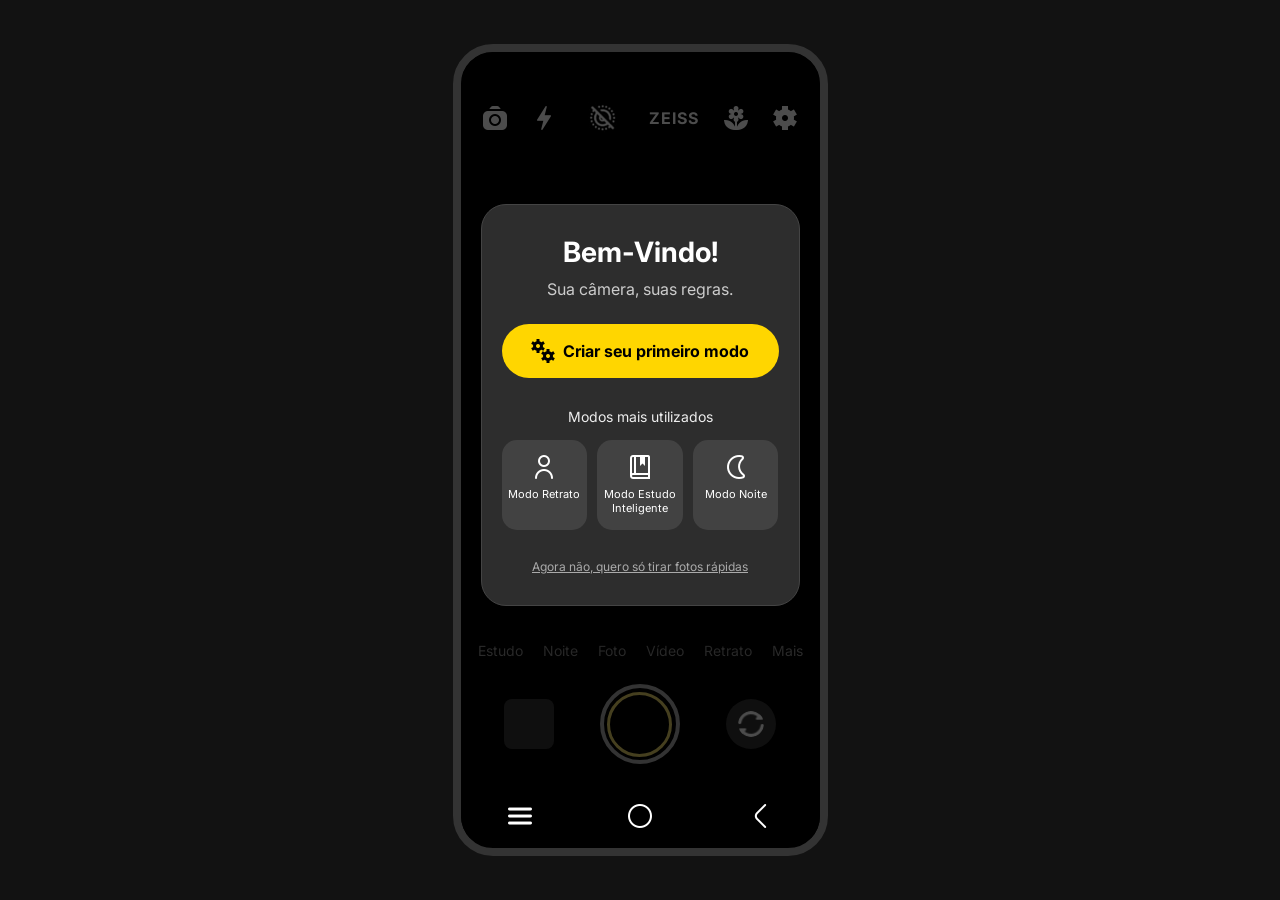
<file: pageInicio/index.html>
<!DOCTYPE html>
<html lang="pt-BR">
<head>
    <meta charset="UTF-8">
    <meta name="viewport" content="width=device-width, initial-scale=1.0">
    <title>Interface de Câmera</title>
    <link rel="stylesheet" href="../pageInicio/style.css">
    <link href="https://fonts.googleapis.com/css2?family=Inter:wght@400;600;700&display=swap" rel="stylesheet">
</head>
<body>

    <div class="aplicativo-camera">
        
        <header class="barra-topo">
            <img src="../src/img/camera.png" alt="Câmera" class="icone">
            <img src="../src/img/trovao.png" alt="Flash" class="icone">
            <img src="../src/img/sla.png" alt="Otimização" class="icone">
            <div class="texto-zeiss">ZEISS</div>
            <img src="../src/img/margarida-alternativa.png" alt="Macro" class="icone">
            <img src="../src/img/definicoes.png" alt="Configurações" class="icone">
        </header>

        <main class="camada-sobreposta">
            <div class="cartao-boas-vindas">
                <h1>Bem-Vindo!</h1>
                <p class="subtitulo">Sua câmera, suas regras.</p>

                <a href="../src/pageConfigModo/index.html" style="text-decoration: none;">
                    <button class="botao-principal">
                        <img src="../src/img/engrenagens.png" alt="Modo Personalizado" class="icone-engrenagem"> 
                        Criar seu primeiro modo
                    </button>
                </a>

                <p class="legenda-modos">Modos mais utilizados</p>

                <div class="grade-modos">
                    <div class="item-modo">
                        <a href="../src/pageModoRetratoAtt/index.html" style="text-decoration: none;">
                            <img src="../src/img/do-utilizador.png" alt="Modo Retrato" class="icone-imagem">
                            <span>Modo Retrato</span>
                        </a>
                    </div>
                    <div class="item-modo">
                        <a href="../src/pageModoEstudoAtt/index.html" style="text-decoration: none;">
                            <img src="../src/img/marcador-de-livro.png" alt="Modo Estudo" class="icone-imagem"> 
                            <span>Modo Estudo Inteligente</span>
                        </a>
                    </div>
                    <div class="item-modo">
                        <a href="../src/pageModoNoiteAtt/index.html" style="text-decoration: none;">
                            <img src="../src/img/lua.png" alt="Modo Noite" class="icone-imagem">
                            <span>Modo Noite</span>
                        </a>
                    </div>
                </div>

                <a href="../src/pageFotoMateria/index.html" class="link-pular">Agora não, quero só tirar fotos rápidas</a>
            </div>
        </main>

        <footer class="area-inferior">
            <nav class="seletor-modos">
                <span>Estudo</span>
                <span>Noite</span>
                <span>Foto</span>
                <span>Vídeo</span>
                <span>Retrato</span>
                <span>Mais</span>
            </nav>

            <div class="linha-disparo">
                <div class="previa-galeria"></div>
                <div class="botao-disparador">
                    <div class="circulo-interno"></div>
                </div>
                <img src="../src/img/atualizar.png" alt="Inverter Câmera" class="alternar-camera">
            </div>

            <div class="navegacao-sistema">
                <img src="../src/img/menu-hamburguer.png" alt="Abas" class="icone-nav">
                <img src="../src/img/circulo.png" alt="Início" class="icone-nav">
                <img src="../src/img/angulo-esquerdo.png" alt="Home" class="icone-nav">
            </div>
        </footer>

    </div>

</body>
</html>
</file>
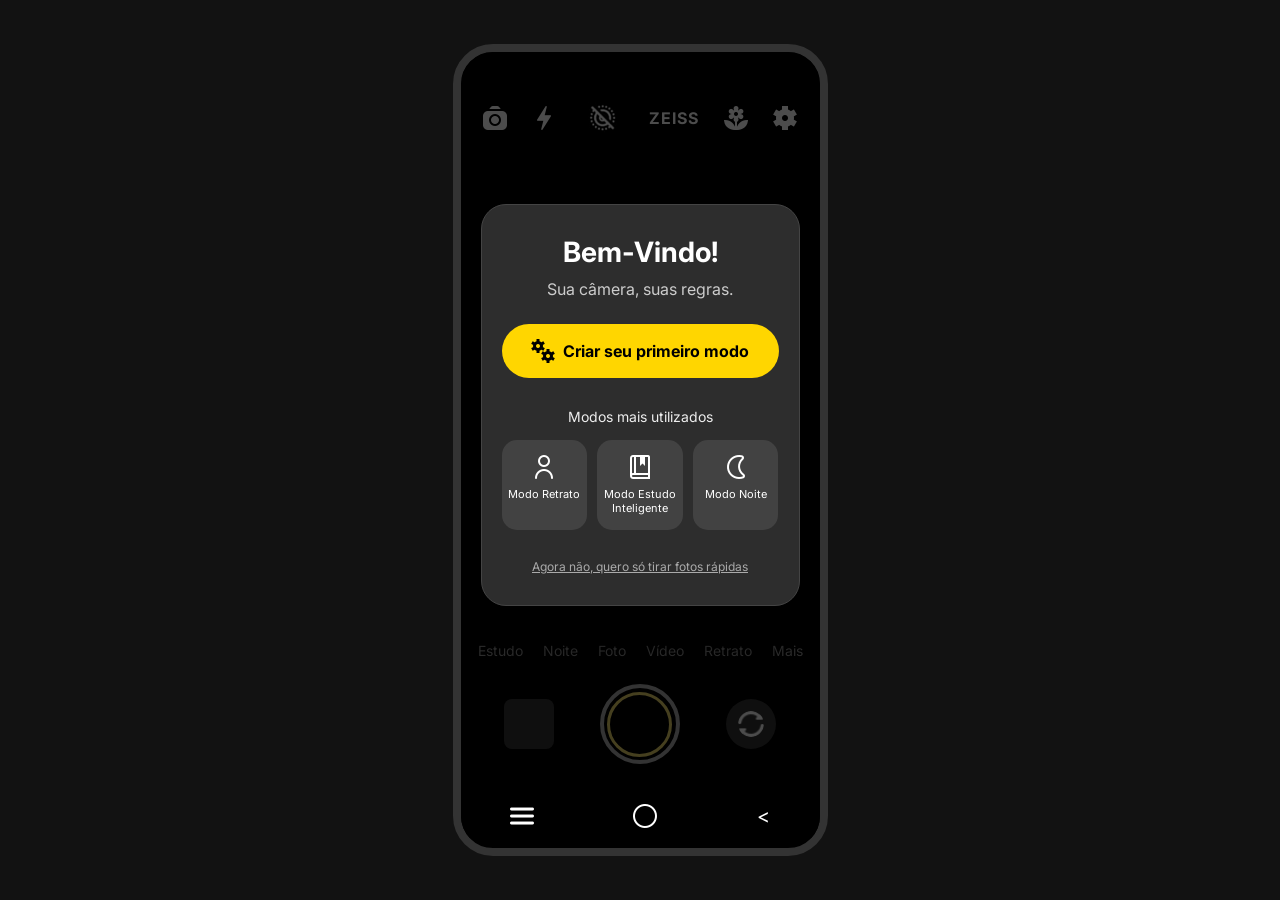
<file: src/page01/index.html>
<!DOCTYPE html>
<html lang="pt-br">
<head>
    <meta charset="UTF-8">
    <meta name="viewport" content="width=device-width, initial-scale=1.0">
    <title>Interface de Câmera</title>
    <link rel="stylesheet" href="../page01/style.css">
    <link href="https://fonts.googleapis.com/css2?family=Inter:wght@400;600;700&display=swap" rel="stylesheet">
</head>
<body>

    <div class="aplicativo-camera">
        
        <header class="barra-topo">
            <img src="../img/camera.png" alt="Câmera" class="icone">
            <img src="../img/trovao.png" alt="Flash" class="icone">
            <img src="../img/sla.png" alt="Otimização" class="icone">
            <div class="texto-zeiss">ZEISS</div>
            <img src="../img/margarida-alternativa.png" alt="Macro" class="icone">
            <img src="../img/definicoes.png" alt="Configurações" class="icone">
        </header>

        <main class="camada-sobreposta">
            <div class="cartao-boas-vindas">
                <h1>Bem-Vindo!</h1>
                <p class="subtitulo">Sua câmera, suas regras.</p>

                <button class="botao-principal">
                    <img src="../img/engrenagens.png" alt="Modo Personalizado" class="icone-engrenagem"> 
                    Criar seu primeiro modo
                </button>

                <p class="legenda-modos">Modos mais utilizados</p>

                <div class="grade-modos">
                    <div class="item-modo">
                        <img src="../img/do-utilizador.png" alt="Modo Retrato" class="icone-imagem">
                        <span>Modo Retrato</span>
                    </div>
                    <div class="item-modo">
                        <img src="../img/marcador-de-livro.png" alt="Modo Estudo" class="icone-imagem">
                        <span>Modo Estudo Inteligente</span>
                    </div>
                    <div class="item-modo">
                        <img src="../img/lua.png" alt="Modo Noite" class="icone-imagem">
                        <span>Modo Noite</span>
                    </div>
                </div>

                <a href="#" class="link-pular">Agora não, quero só tirar fotos rápidas</a>
            </div>
        </main>

        <footer class="area-inferior">
            <nav class="seletor-modos">
                <span>Estudo</span>
                <span>Noite</span>
                <span>Foto</span>
                <span>Vídeo</span>
                <span>Retrato</span>
                <span>Mais</span>
            </nav>

            <div class="linha-disparo">
                <div class="previa-galeria"></div>
                <div class="botao-disparador">
                    <div class="circulo-interno"></div>
                </div>
                <img src="../img/atualizar.png" alt="Inverter Câmera" class="alternar-camera">
            </div>

            <div class="navegacao-sistema">
                <img src="../img/menu-hamburguer.png" alt="Abas" class="icone-nav">
                <img src="../img/circulo.png" alt="Início" class="icone-nav">
                <div class="icone-nav"> < </div>
            </div>
        </footer>

    </div>

</body>
</html>
</file>
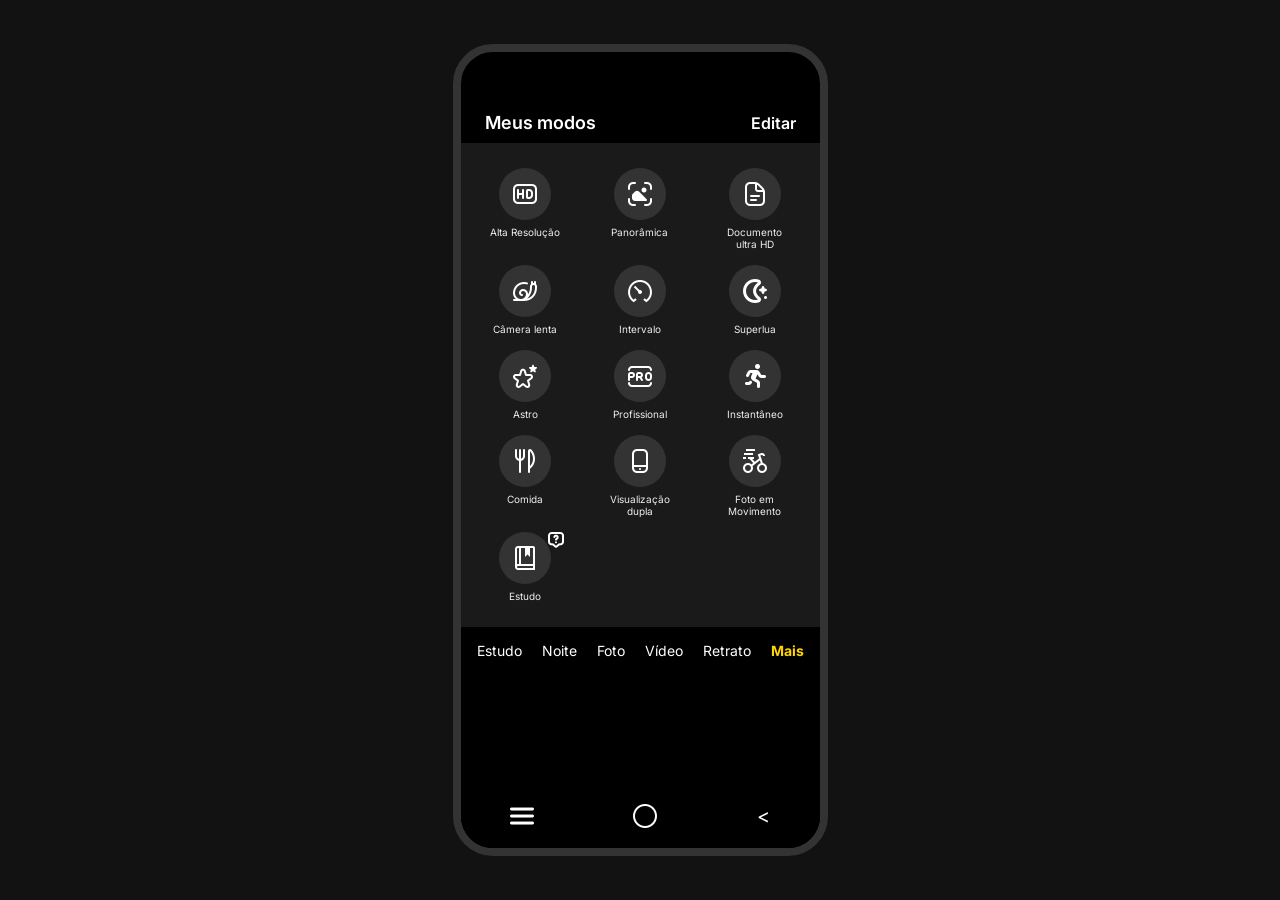
<file: src/page02/index.html>
<!DOCTYPE html>
<html lang="pt-BR">
<head>
    <meta charset="UTF-8">
    <meta name="viewport" content="width=device-width, initial-scale=1.0">
    <title>Meus Modos - Câmera</title>
    <link rel="stylesheet" href="style.css">
    <link href="https://fonts.googleapis.com/css2?family=Inter:wght@400;600;700&display=swap" rel="stylesheet">
</head>
<body>

<div class="aplicativo-camera">

    <header class="barra-superior">
        <h2>Meus modos</h2>
        <span class="botao-editar">Editar</span>
    </header>

    <main class="area-principal">
        <div class="grade-modos">
            
            <div class="item-modo">
                <div class="icone-modo">
                    <img src="../img/alta-definicao.png" alt="Modo Alta Definição" class="icone-imagem">
                </div>
                <span class="nome-modo">Alta Resolução</span>
            </div>

            <div class="item-modo">
                <div class="icone-modo">
                    <img src="../img/modo-paisagem.png" alt="Modo Panorâmica" class="icone-imagem">
                </div>
                <span class="nome-modo">Panorâmica</span>
            </div>

            <div class="item-modo">
                <div class="icone-modo">
                    <img src="../img/documento.png" alt="Modo Documento" class="icone-imagem">
                </div>
                <span class="nome-modo">Documento ultra HD</span>
            </div>

            <div class="item-modo">
                <div class="icone-modo">
                    <img src="../img/lesma.png" alt="Modo Câmera Lenta" class="icone-imagem">
                </div>
                <span class="nome-modo">Câmera lenta</span>
            </div>

            <div class="item-modo">
                <div class="icone-modo">
                    <img src="../img/tacometro-lento.png" alt="Modo Intervalo" class="icone-imagem">
                </div>
                <span class="nome-modo">Intervalo</span>
            </div>

            <div class="item-modo">
                <div class="icone-modo">
                    <img src="../img/estrelas-da-lua.png" alt="Modo Super Lua" class="icone-imagem">
                </div>
                <span class="nome-modo">Superlua</span>
            </div>

            <div class="item-modo">
                <div class="icone-modo">
                    <img src="../img/estrelas.png" alt="Modo Astro" class="icone-imagem">
                </div>
                <span class="nome-modo">Astro</span>
            </div>

            <div class="item-modo">
                <div class="icone-modo">
                    <img src="../img/retangulo-profissional.png" alt="Modo Profissional" class="icone-imagem">
                </div>
                <span class="nome-modo">Profissional</span>
            </div>

            <div class="item-modo">
                <div class="icone-modo">
                    <img src="../img/corrida.png" alt="Modo Instantâneo" class="icone-imagem">
                </div>
                <span class="nome-modo">Instantâneo</span>
            </div>

            <div class="item-modo">
                <div class="icone-modo">
                    <img src="../img/utensilios.png" alt="Modo Comida class=" class="icone-imagem">
                </div>
                <span class="nome-modo">Comida</span>
            </div>

            <div class="item-modo">
                <div class="icone-modo">
                    <img src="../img/smartphone.png" alt="Modo Visualização Dupla" class="icone-imagem">
                </div>
                <span class="nome-modo">Visualização dupla</span>
            </div>

            <div class="item-modo">
                <div class="icone-modo">
                    <img src="../img/bicicleta-em-movimento.png" alt="Modo Foto em movimento" class="icone-imagem">
                </div>
                <span class="nome-modo">Foto em Movimento</span>
            </div>

            <div class="item-modo">
                <div class="icone-modo">
                    <img src="../img/marcador-de-livro.png" alt="Modo Estudo" class="icone-imagem">
                </div>
                <img src="../img/pergunta-da-mensagem.png" alt="Saiba Mais" class="saiba-mais">
                <span class="nome-modo">Estudo</span>
            </div>
        </div>
    </main>

    <footer class="rodape">
        <nav class="abas-inferiores">
            <span class="aba">Estudo</span>
            <span class="aba">Noite</span>
            <span class="aba">Foto</span>
            <span class="aba">Vídeo</span>
            <span class="aba">Retrato</span>
            <span class="aba ativa">Mais</span>
        </nav>

        <div class="navegacao-sistema">
            <img src="../img/menu-hamburguer.png" alt="Abas" class="icone-sistema">
            <img src="../img/circulo.png" alt="Início" class="icone-sistema">
            <div class="icone-sistema"> < </div>
        </div>
    </footer>

</div>

</body>
</html>
</file>
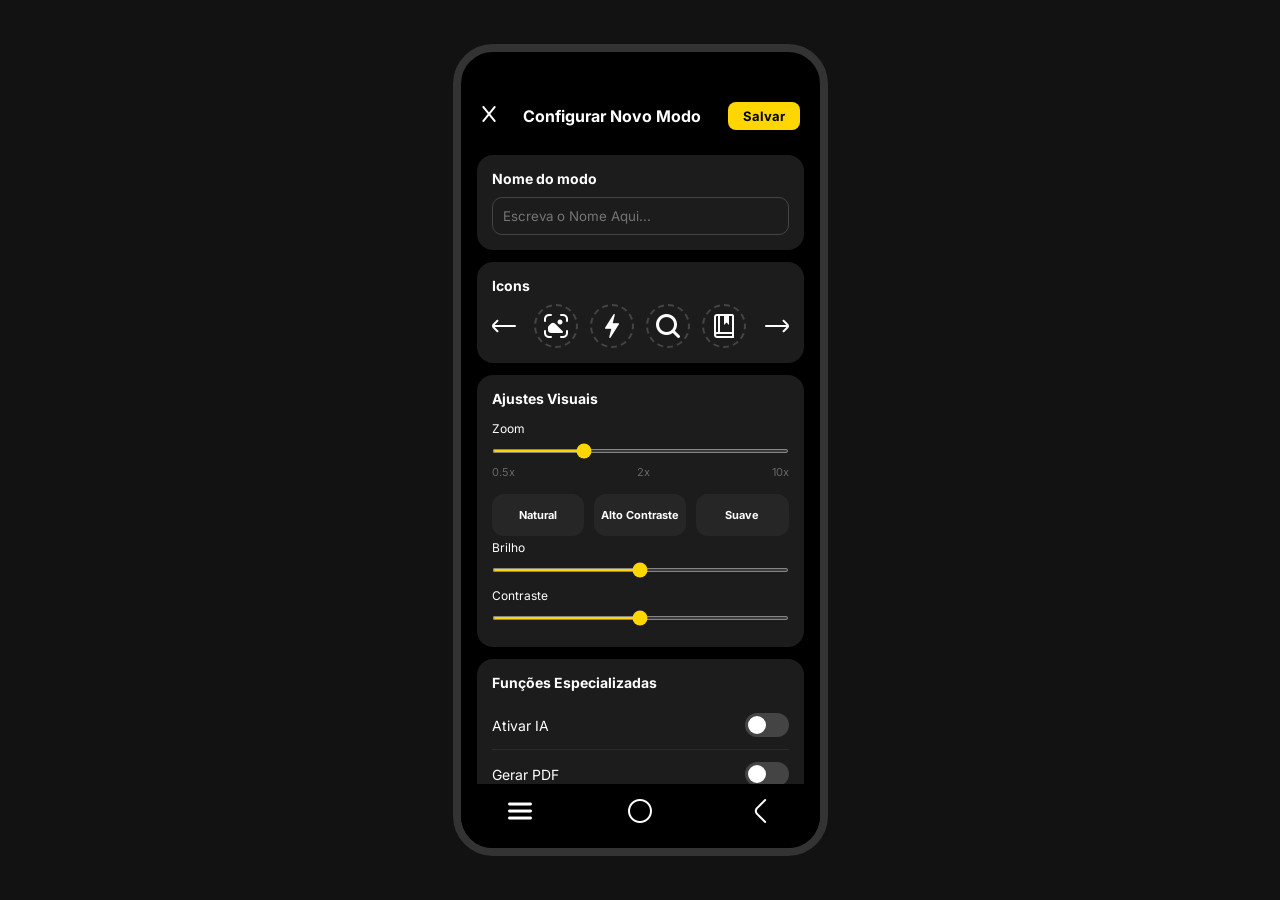
<file: src/pageConfigModo/index.html>
<!DOCTYPE html>
<html lang="pt-BR">
<head>
  <meta charset="UTF-8">
  <meta name="viewport" content="width=device-width, initial-scale=1.0">
  <title>Configurar Novo Modo - Câmera</title>
  <link rel="stylesheet" href="../pageConfigModo/style.css">
  <link href="https://fonts.googleapis.com/css2?family=Inter:wght@400;600;700&display=swap" rel="stylesheet">
</head>
<body>

<div class="aplicativo-camera">

  <header class="barra-topo-config">
    <a href="../pageMeusModos/index.html" style="text-decoration: none;">
      <img class="btn-fechar" alt="Botão sair" src="../img/x Branco.png">
    </a>
    <h2>Configurar Novo Modo</h2>
    <button class="btn-salvar">Salvar</button>
  </header>

  <main class="conteudo-scroll">
    
    <div class="cartao">
      <label class="campo-label">Nome do modo</label>
      <input class="campo-input" id="campoNome" type="text" placeholder="Escreva o Nome Aqui...">
    </div>

    <div class="cartao">
      <p class="campo-label">Icons</p>
      <div class="icones-wrapper">
        <img src="../img/seta-para-a-esquerda.png" alt="Seta para a Esquerda" class="seta-nav">
        <div class="icones-lista">
          
          <label class="icone-opcao">
            <input type="radio" name="selecao-icone" class="icone-input" value="../img/modo-paisagem.png">
            <div class="icone-circulo">
               <img src="../img/modo-paisagem.png" alt="Icon">
            </div>
          </label>

          <label class="icone-opcao">
            <input type="radio" name="selecao-icone" class="icone-input" value="../img/trovao.png">
            <div class="icone-circulo">
               <img src="../img/trovao.png" alt="Icon">
            </div>
          </label>

          <label class="icone-opcao">
            <input type="radio" name="selecao-icone" class="icone-input" value="../img/procurar.png">
            <div class="icone-circulo">
               <img src="../img/procurar.png" alt="Icon">
            </div>
          </label>

          <label class="icone-opcao">
            <input type="radio" name="selecao-icone" class="icone-input" value="../img/marcador-de-livro.png">
            <div class="icone-circulo">
               <img src="../img/marcador-de-livro.png" alt="Icon">
            </div>
          </label>

        </div>
        <img src="../img/seta-para-a-direita.png" alt="Seta para a Direita" class="seta-nav">
      </div>
    </div>

    <div class="cartao">
      <p class="secao-titulo">Ajustes Visuais</p>
      <div class="slider-grupo">
        <label class="slider-label">Zoom</label>
        <input type="range" class="slider" min="0" max="100" value="30">
        <div class="slider-marcas">
          <span>0.5x</span><span>2x</span><span>10x</span>
        </div>
      </div>

      <div class="filtros-grade">
        <label class="filtro-opcao">
          <input type="radio" name="filtro-visual" class="filtro-input">
          <div class="filtro-item">Natural</div>
        </label>

        <label class="filtro-opcao">
          <input type="radio" name="filtro-visual" class="filtro-input">
          <div class="filtro-item">Alto Contraste</div>
        </label>

        <label class="filtro-opcao">
          <input type="radio" name="filtro-visual" class="filtro-input">
          <div class="filtro-item">Suave</div>
        </label>
      </div>

      <div class="slider-duplo">
        <div class="slider-grupo-inline">
          <label class="slider-label">Brilho</label>
          <input type="range" class="slider">
        </div>
        <div class="slider-grupo-inline">
          <label class="slider-label">Contraste</label>
          <input type="range" class="slider">
        </div>
      </div>
    </div>

    <div class="cartao">
      <p class="secao-titulo">Funções Especializadas</p>
      
      <div class="funcao-item">
        <span class="funcao-texto">Ativar IA</span>
        <label class="toggle"><input type="checkbox"><span class="toggle-slider"></span></label>
      </div>

      <div class="funcao-item">
        <span class="funcao-texto">Gerar PDF</span>
        <label class="toggle"><input type="checkbox"><span class="toggle-slider"></span></label>
      </div>

      <div class="funcao-item">
        <span class="funcao-texto">Resumir com IA</span>
        <label class="toggle"><input type="checkbox"><span class="toggle-slider"></span></label>
      </div>

      <div class="funcao-item">
        <span class="funcao-texto">Organizar em pastas</span>
        <label class="toggle"><input type="checkbox"><span class="toggle-slider"></span></label>
      </div>
    </div>

    <div class="container-btn-criar">
        <button class="btn-criar" id="btnCriar">Criar Modo</button>
    </div>

  </main>

  <footer class="navegacao-sistema">
    <img src="../img/menu-hamburguer.png" alt="Menu" class="icone-nav">
    <img src="../img/circulo.png" alt="Home" class="icone-nav">
    <img src="../img/angulo-esquerdo.png" alt="Home" class="icone-nav">
  </footer>

</div>
</body>
</html>
</file>
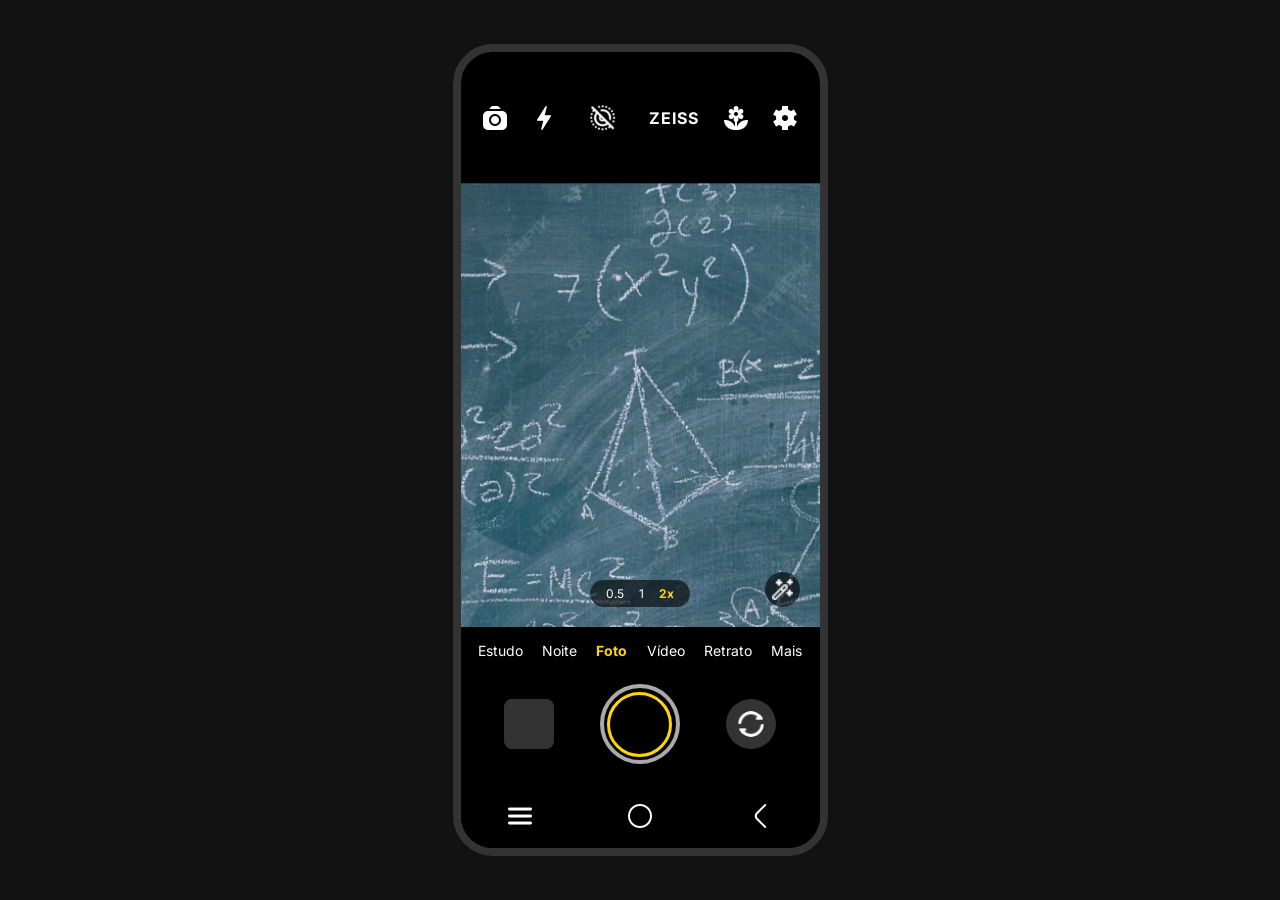
<file: src/pageFotoMateria/index.html>
<!DOCTYPE html>
<html lang="pt-BR">
<head>
    <meta charset="UTF-8">
    <meta name="viewport" content="width=device-width, initial-scale=1.0">
    <title>Interface de Câmera - Modo Foto</title>
    <link rel="stylesheet" href="../pageFotoMateria/style.css">
    <link href="https://fonts.googleapis.com/css2?family=Inter:wght@400;600;700&display=swap" rel="stylesheet">
</head>
<body>

    <div class="aplicativo-camera">
        
        <header class="barra-topo">
            <img src="../img/camera.png" alt="Câmera" class="icone">
            <img src="../img/trovao.png" alt="Flash" class="icone">
            <img src="../img/sla.png" alt="Otimização" class="icone">
            <div class="texto-zeiss">ZEISS</div>
            <img src="../img/margarida-alternativa.png" alt="Macro" class="icone">
            <img src="../img/definicoes.png" alt="Configurações" class="icone">
        </header>

        <main class="visualizacao-camera">
            <img src="../img/Quadro-Matematica.png" alt="Preview" class="foto-preview">
            
            <div class="controles-zoom">
                <span>0.5</span>
                <span>1</span>
                <span class="zoom-ativo">2x</span>
            </div>
            
            <div class="botao-efeito">
                <img src="../img/varinha-magica.png" alt="varinha">
            </div>
        </main>

        <footer class="area-inferior">
            <nav class="seletor-modos">
                <span>Estudo</span>
                <span>Noite</span>
                <span class="ativo">Foto</span>
                <span>Vídeo</span>
                <span>Retrato</span>
                <span>Mais</span>
            </nav>

            <div class="linha-disparo">
                <div class="previa-galeria"></div>
                <div class="botao-disparador">
                    <div class="circulo-interno"></div>
                </div>
                <img src="../img/atualizar.png" alt="Inverter" class="alternar-camera">
            </div>

            <div class="navegacao-sistema">
                <img src="../img/menu-hamburguer.png" alt="Abas" class="icone-nav">
                <img src="../img/circulo.png" alt="Início" class="icone-nav">
                <img src="../img/angulo-esquerdo.png" alt="Home" class="icone-nav">
            </div>
        </footer>

    </div>

</body>
</html>
</file>
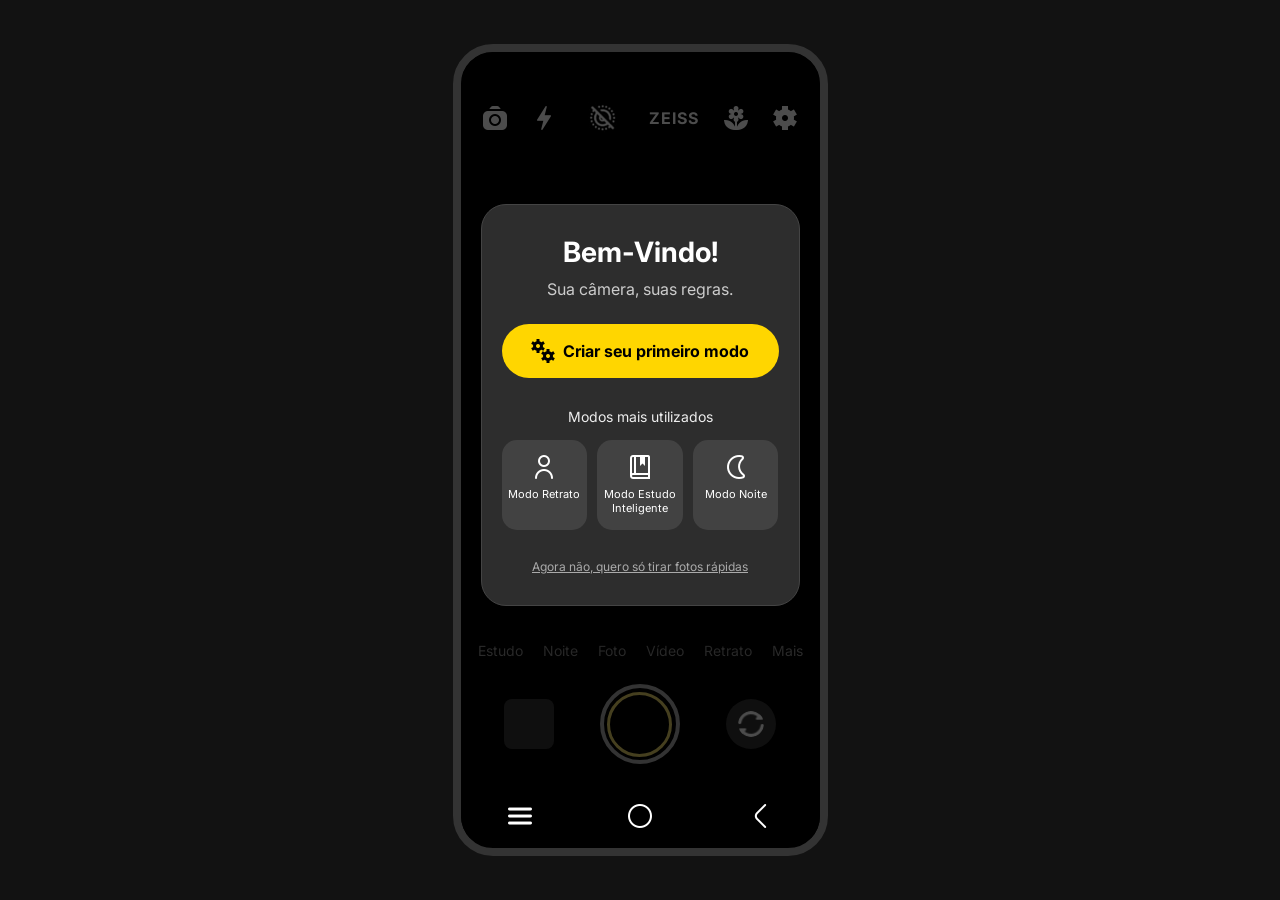
<file: src/pageInicio/index.html>
<!DOCTYPE html>
<html lang="pt-BR">
<head>
    <meta charset="UTF-8">
    <meta name="viewport" content="width=device-width, initial-scale=1.0">
    <title>Interface de Câmera</title>
    <link rel="stylesheet" href="../pageInicio/style.css">
    <link href="https://fonts.googleapis.com/css2?family=Inter:wght@400;600;700&display=swap" rel="stylesheet">
</head>
<body>

    <div class="aplicativo-camera">
        
        <header class="barra-topo">
            <img src="../img/camera.png" alt="Câmera" class="icone">
            <img src="../img/trovao.png" alt="Flash" class="icone">
            <img src="../img/sla.png" alt="Otimização" class="icone">
            <div class="texto-zeiss">ZEISS</div>
            <img src="../img/margarida-alternativa.png" alt="Macro" class="icone">
            <img src="../img/definicoes.png" alt="Configurações" class="icone">
        </header>

        <main class="camada-sobreposta">
            <div class="cartao-boas-vindas">
                <h1>Bem-Vindo!</h1>
                <p class="subtitulo">Sua câmera, suas regras.</p>

                <a href="../pageConfigModo/index.html" style="text-decoration: none;">
                    <button class="botao-principal">
                        <img src="../img/engrenagens.png" alt="Modo Personalizado" class="icone-engrenagem"> 
                        Criar seu primeiro modo
                    </button>
                </a>

                <p class="legenda-modos">Modos mais utilizados</p>

                <div class="grade-modos">
                    <div class="item-modo">
                        <a href="../pageModoRetratoAtt/index.html" style="text-decoration: none;">
                            <img src="../img/do-utilizador.png" alt="Modo Retrato" class="icone-imagem">
                            <span>Modo Retrato</span>
                        </a>
                    </div>
                    <div class="item-modo">
                        <a href="../pageModoEstudoAtt/index.html" style="text-decoration: none;">
                            <img src="../img/marcador-de-livro.png" alt="Modo Estudo" class="icone-imagem"> 
                            <span>Modo Estudo Inteligente</span>
                        </a>
                    </div>
                    <div class="item-modo">
                        <a href="../pageModoNoiteAtt/index.html" style="text-decoration: none;">
                            <img src="../img/lua.png" alt="Modo Noite" class="icone-imagem">
                            <span>Modo Noite</span>
                        </a>
                    </div>
                </div>

                <a href="../pageFotoMateria/index.html" class="link-pular">Agora não, quero só tirar fotos rápidas</a>
            </div>
        </main>

        <footer class="area-inferior">
            <nav class="seletor-modos">
                <span>Estudo</span>
                <span>Noite</span>
                <span>Foto</span>
                <span>Vídeo</span>
                <span>Retrato</span>
                <span>Mais</span>
            </nav>

            <div class="linha-disparo">
                <div class="previa-galeria"></div>
                <div class="botao-disparador">
                    <div class="circulo-interno"></div>
                </div>
                <img src="../img/atualizar.png" alt="Inverter Câmera" class="alternar-camera">
            </div>

            <div class="navegacao-sistema">
                <img src="../img/menu-hamburguer.png" alt="Abas" class="icone-nav">
                <img src="../img/circulo.png" alt="Início" class="icone-nav">
                <img src="../img/angulo-esquerdo.png" alt="Home" class="icone-nav">
            </div>
        </footer>

    </div>

</body>
</html>
</file>
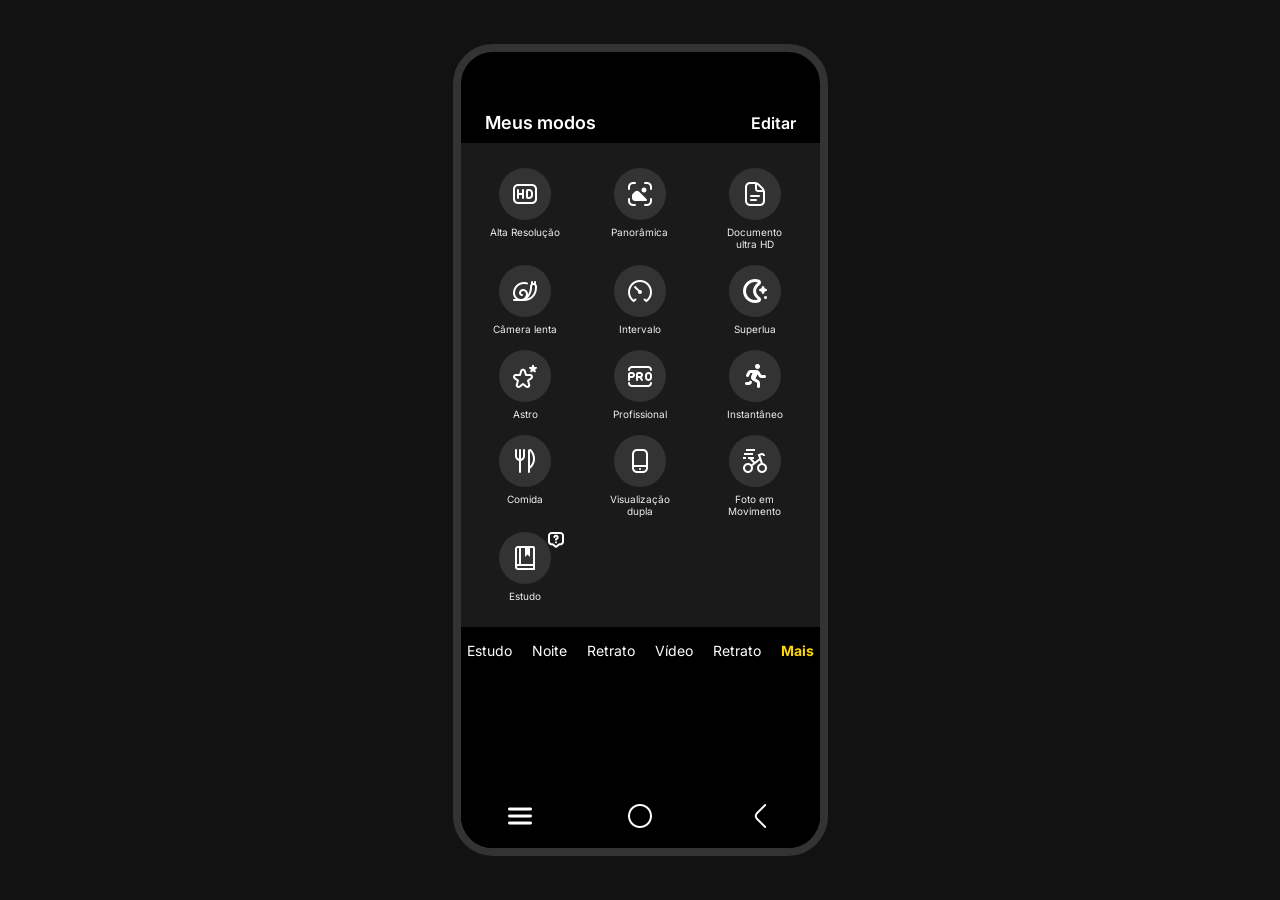
<file: src/pageMais/index.html>
<!DOCTYPE html>
<html lang="pt-BR">
<head>
    <meta charset="UTF-8">
    <meta name="viewport" content="width=device-width, initial-scale=1.0">
    <title>Meus Modos - Câmera</title>
    <link rel="stylesheet" href="../pageMais/style.css">
    <link href="https://fonts.googleapis.com/css2?family=Inter:wght@400;600;700&display=swap" rel="stylesheet">
</head>
<body>

<div class="aplicativo-camera">
    <header class="barra-superior">
        <a href="../pageMeusModos/index.html" style="text-decoration: none;">
            <h2 style="color: white;">Meus modos</h2>
        </a>
        <span class="botao-editar">Editar</span>
    </header>

    <main class="area-principal">
        <div class="grade-modos">
            
            <div class="item-modo">
                <div class="icone-modo">
                    <img src="../img/alta-definicao.png" alt="Modo Alta Definição" class="icone-imagem">
                </div>
                <span class="nome-modo">Alta Resolução</span>
            </div>

            <div class="item-modo">
                <div class="icone-modo">
                    <img src="../img/modo-paisagem.png" alt="Modo Panorâmica" class="icone-imagem">
                </div>
                <span class="nome-modo">Panorâmica</span>
            </div>

            <div class="item-modo">
                <div class="icone-modo">
                    <img src="../img/documento.png" alt="Modo Documento" class="icone-imagem">
                </div>
                <span class="nome-modo">Documento ultra HD</span>
            </div>

            <div class="item-modo">
                <div class="icone-modo">
                    <img src="../img/lesma.png" alt="Modo Câmera Lenta" class="icone-imagem">
                </div>
                <span class="nome-modo">Câmera lenta</span>
            </div>

            <div class="item-modo">
                <div class="icone-modo">
                    <img src="../img/tacometro-lento.png" alt="Modo Intervalo" class="icone-imagem">
                </div>
                <span class="nome-modo">Intervalo</span>
            </div>

            <div class="item-modo">
                <div class="icone-modo">
                    <img src="../img/estrelas-da-lua.png" alt="Modo Super Lua" class="icone-imagem">
                </div>
                <span class="nome-modo">Superlua</span>
            </div>

            <div class="item-modo">
                <div class="icone-modo">
                    <img src="../img/estrelas.png" alt="Modo Astro" class="icone-imagem">
                </div>
                <span class="nome-modo">Astro</span>
            </div>

            <div class="item-modo">
                <div class="icone-modo">
                    <img src="../img/retangulo-profissional.png" alt="Modo Profissional" class="icone-imagem">
                </div>
                <span class="nome-modo">Profissional</span>
            </div>

            <div class="item-modo">
                <div class="icone-modo">
                    <img src="../img/corrida.png" alt="Modo Instantâneo" class="icone-imagem">
                </div>
                <span class="nome-modo">Instantâneo</span>
            </div>

            <div class="item-modo">
                <div class="icone-modo">
                    <img src="../img/utensilios.png" alt="Modo Comida class=" class="icone-imagem">
                </div>
                <span class="nome-modo">Comida</span>
            </div>

            <div class="item-modo">
                <div class="icone-modo">
                    <img src="../img/smartphone.png" alt="Modo Visualização Dupla" class="icone-imagem">
                </div>
                <span class="nome-modo">Visualização dupla</span>
            </div>

            <div class="item-modo">
                <div class="icone-modo">
                    <img src="../img/bicicleta-em-movimento.png" alt="Modo Foto em movimento" class="icone-imagem">
                </div>
                <span class="nome-modo">Foto em Movimento</span>
            </div>

            <div class="item-modo">
                <div class="icone-modo">
                    <img src="../img/marcador-de-livro.png" alt="Modo Estudo" class="icone-imagem">
                </div>
                <img src="../img/pergunta-da-mensagem.png" alt="Saiba Mais" class="saiba-mais">
                <span class="nome-modo">Estudo</span>
            </div>
        </div>
    </main>

    <footer class="rodape">
            <nav class="abas-inferiores">
                <a href="../pageModoEstudoAtt/index.html" style="text-decoration: none;">
                    <span class="aba">Estudo</span>
                </a>
                <a href="../pageModoNoiteAtt/index.html" style="text-decoration: none;">
                    <span class="aba">Noite</span>
                </a>
                <a href="../pageFotoMateria/index.html" style="text-decoration: none;">
                    <span class="aba">Retrato</span>
                </a>
                <span class="aba">Vídeo</span>
                <a href="../pageModoRetratoAtt/index.html" style="text-decoration: none;">
                    <span class="aba">Retrato</span>
                </a>
                <span class="aba ativa">Mais</span>
            </nav>

        <div class="navegacao-sistema">
            <img src="../img/menu-hamburguer.png" alt="Abas" class="icone-sistema">
            <img src="../img/circulo.png" alt="Início" class="icone-sistema">
            <img src="../img/angulo-esquerdo.png" alt="Home" class="icone-nav">
        </div>
    </footer>

</div>

</body>
</html>
</file>
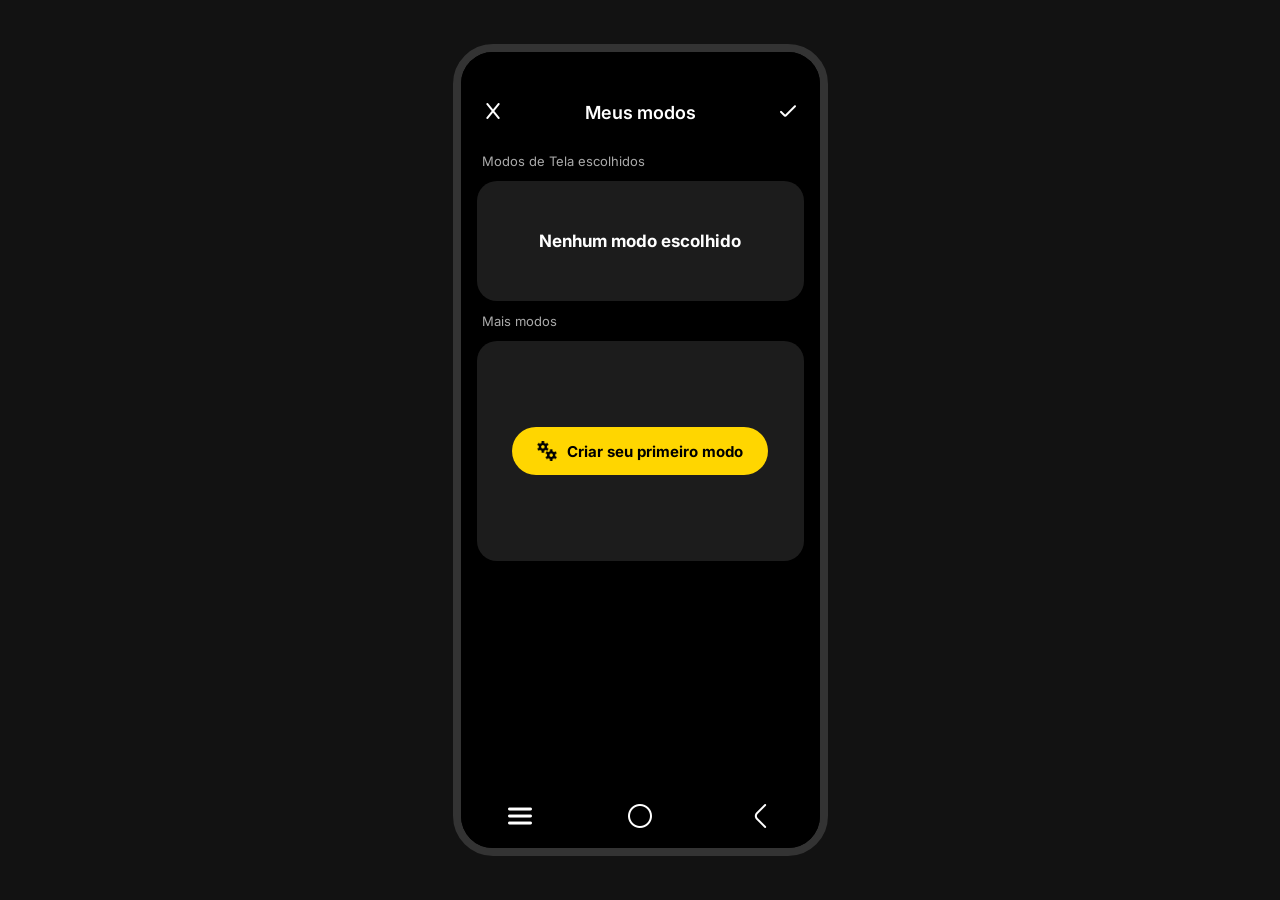
<file: src/pageMeusModos/index.html>
<!DOCTYPE html>
<html lang="pt-BR">
<head>
  <meta charset="UTF-8">
  <meta name="viewport" content="width=device-width, initial-scale=1.0">
  <title>Editar Modos - Câmera</title>
  <link rel="stylesheet" href="../pageMeusModos/style.css">
  <link href="https://fonts.googleapis.com/css2?family=Inter:wght@400;600;700&display=swap" rel="stylesheet">
</head>
<body>

<div class="aplicativo-camera">

  <header class="barra-topo-editar">
    <a href="../pageMais/index.html" style="text-decoration: none;">
      <img alt="Saida" src="../img/x Branco.png" class="btn-topo">
    </a>
    <h2>Meus modos</h2>
    <a href="../pageMais/index.html" style="text-decoration: none;">
      <img alt="certo" src="../img/verificar.png" class="btn-topo">
    </a>
  </header>

  <main class="conteudo-principal">

    <p class="secao-titulo">Modos de Tela escolhidos</p>

    <div class="cartao cartao-vazio">
      <span class="texto-vazio">Nenhum modo escolhido</span>
    </div>

    <p class="secao-titulo">Mais modos</p>

    <div class="cartao cartao-modos">
        <a href="../pageConfigModo/index.html" style="text-decoration: none;">
            <button class="botao-amarelo">
                <img src="../img/engrenagens.png" alt="Modo Personalizado" class="icone-btn"> 
                Criar seu primeiro modo
            </button>
        </a>
    </div>

  </main>

  <footer class="navegacao-sistema">
    <img src="../img/menu-hamburguer.png" alt="Abas" class="icone-nav">
    <img src="../img/circulo.png" alt="Início" class="icone-nav">
    <img src="../img/angulo-esquerdo.png" alt="Home" class="icone-nav">
  </footer>

</div>

</body>
</html>
</file>
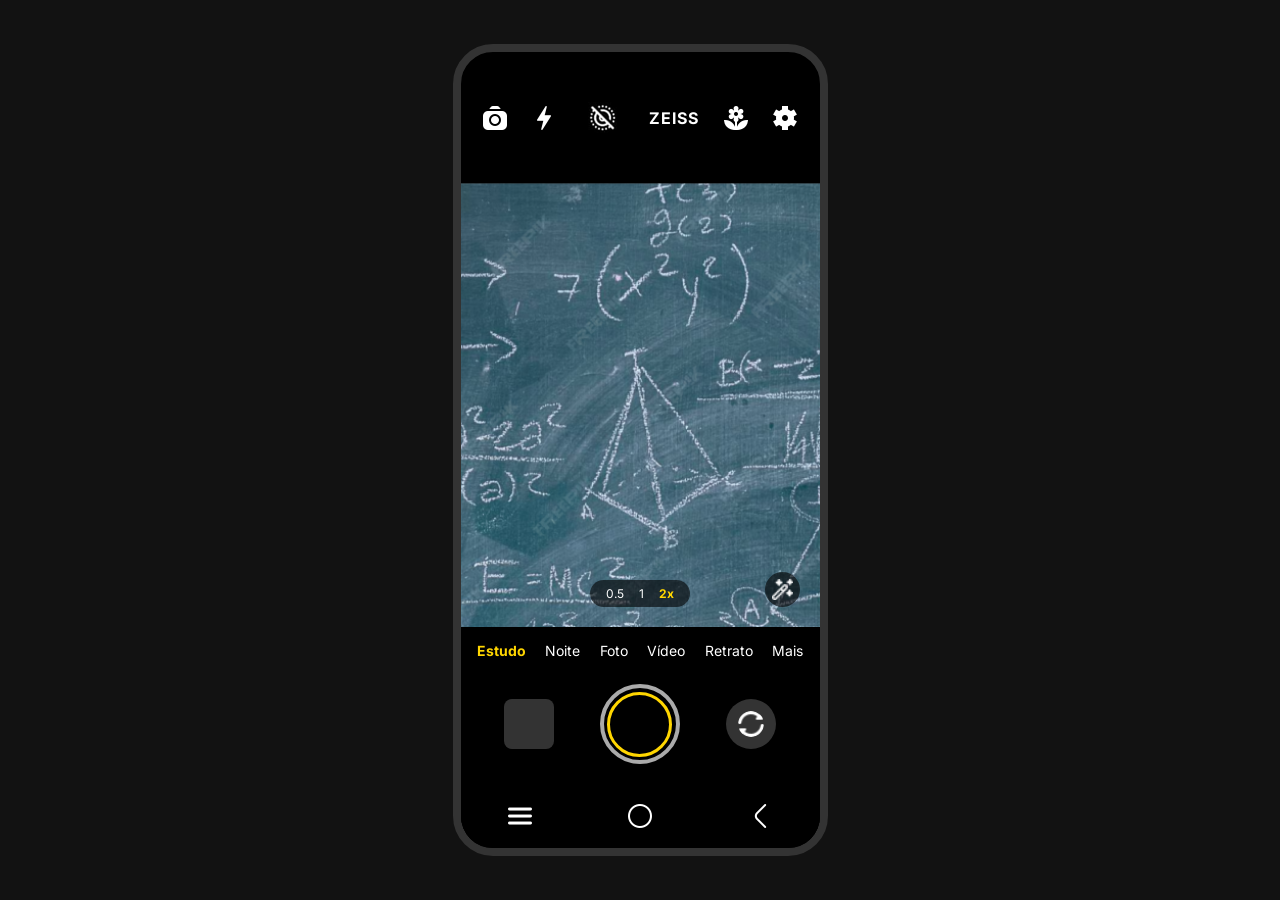
<file: src/pageModoEstudoAtt/index.html>
<!DOCTYPE html>
<html lang="pt-BR">
<head>
    <meta charset="UTF-8">
    <meta name="viewport" content="width=device-width, initial-scale=1.0">
    <title>Interface de Câmera - Modo Foto</title>
    <link rel="stylesheet" href="../pageModoEstudoAtt/style.css">
    <link href="https://fonts.googleapis.com/css2?family=Inter:wght@400;600;700&display=swap" rel="stylesheet">
</head>
<body>

    <div class="aplicativo-camera">
        
        <header class="barra-topo">
            <img src="../img/camera.png" alt="Câmera" class="icone">
            <img src="../img/trovao.png" alt="Flash" class="icone">
            <img src="../img/sla.png" alt="Otimização" class="icone">
            <div class="texto-zeiss">ZEISS</div>
            <img src="../img/margarida-alternativa.png" alt="Macro" class="icone">
            <img src="../img/definicoes.png" alt="Configurações" class="icone">
        </header>

        <main class="visualizacao-camera">
            <img src="../img/Quadro-Matematica.png" alt="Preview" class="foto-preview">
            
            <div class="controles-zoom">
                <span>0.5</span>
                <span>1</span>
                <span class="zoom-ativo">2x</span>
            </div>
            
            <div class="botao-efeito">
                <img src="../img/varinha-magica.png" alt="varinha">
            </div>
        </main>

        <footer class="area-inferior">
            <nav class="seletor-modos">
                <span class="ativo">Estudo</span>
                <a href="../pageModoNoiteAtt/index.html" style="text-decoration: none;">
                    <span>Noite</span>
                </a>
                <a href="../pageFotoMateria/index.html" style="text-decoration: none;">
                    <span>Foto</span>
                </a>
                <span>Vídeo</span>
                <a href="../pageModoRetratoAtt/index.html" style="text-decoration: none;">
                    <span>Retrato</span>
                </a>
                <a href="../pageMais/index.html" style="text-decoration: none;">
                    <span>Mais</span>
                </a>
            </nav>

            <div class="linha-disparo">
                <div class="previa-galeria"></div>
                <div class="botao-disparador">
                    <a href="../pageTelaModoEstudo/index.html" style="text-decoration: none;">
                        <div class="circulo-interno"></div>
                    </a>
                </div>
                <img src="../img/atualizar.png" alt="Inverter" class="alternar-camera">
            </div>

            <div class="navegacao-sistema">
                <img src="../img/menu-hamburguer.png" alt="Abas" class="icone-nav">
                <img src="../img/circulo.png" alt="Início" class="icone-nav">
                <img src="../img/angulo-esquerdo.png" alt="Home" class="icone-nav">
            </div>
        </footer>

    </div>

</body>
</html>
</file>
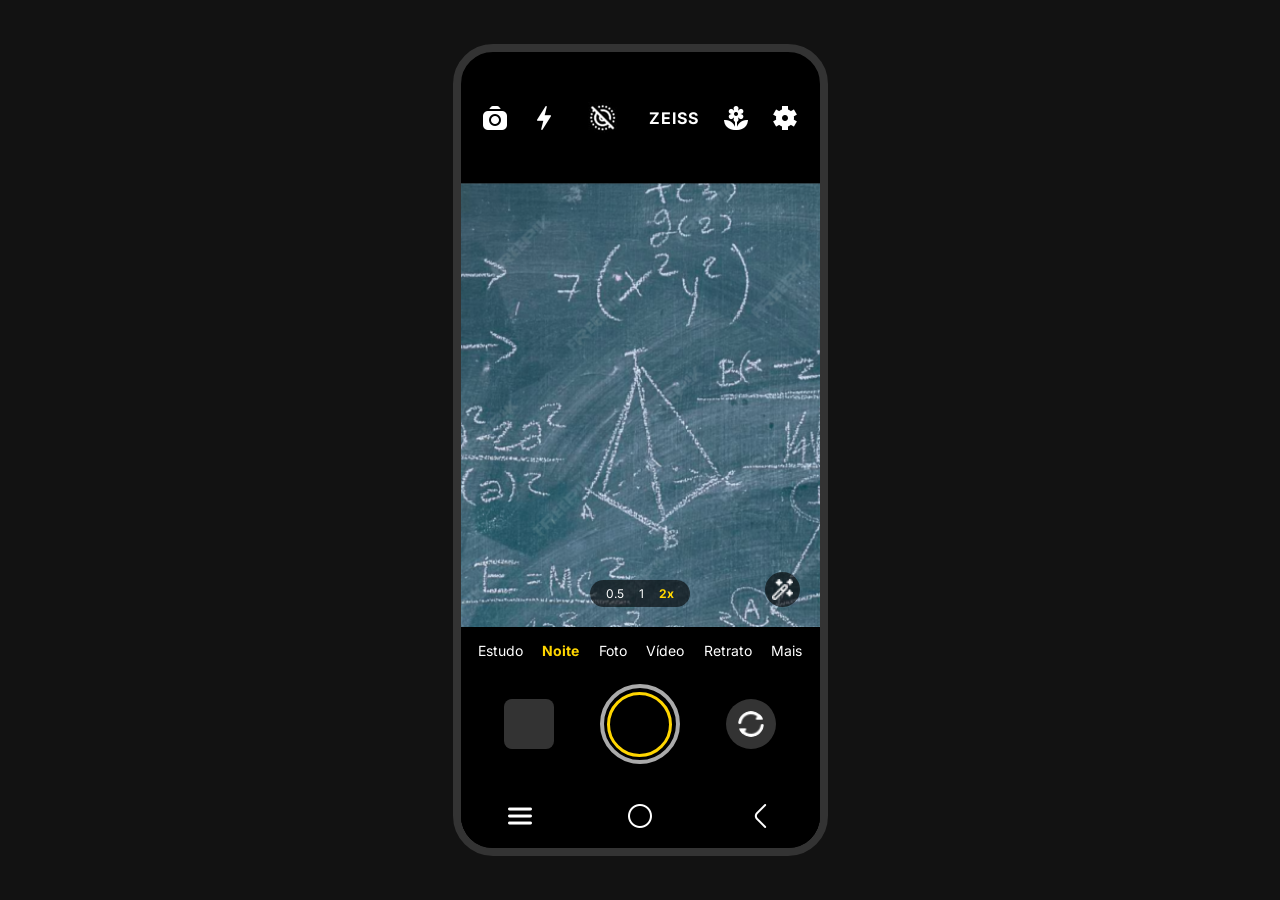
<file: src/pageModoNoiteAtt/index.html>
<!DOCTYPE html>
<html lang="pt-BR">
<head>
    <meta charset="UTF-8">
    <meta name="viewport" content="width=device-width, initial-scale=1.0">
    <title>Interface de Câmera - Modo Foto</title>
    <link rel="stylesheet" href="../pageModoNoiteAtt/style.css">
    <link href="https://fonts.googleapis.com/css2?family=Inter:wght@400;600;700&display=swap" rel="stylesheet">
</head>
<body>

    <div class="aplicativo-camera">
        
        <header class="barra-topo">
            <img src="../img/camera.png" alt="Câmera" class="icone">
            <img src="../img/trovao.png" alt="Flash" class="icone">
            <img src="../img/sla.png" alt="Otimização" class="icone">
            <div class="texto-zeiss">ZEISS</div>
            <img src="../img/margarida-alternativa.png" alt="Macro" class="icone">
            <img src="../img/definicoes.png" alt="Configurações" class="icone">
        </header>

        <main class="visualizacao-camera">
            <img src="../img/Quadro-Matematica.png" alt="Preview" class="foto-preview">
            
            <div class="controles-zoom">
                <span>0.5</span>
                <span>1</span>
                <span class="zoom-ativo">2x</span>
            </div>
            
            <div class="botao-efeito">
                <img src="../img/varinha-magica.png" alt="varinha">
            </div>
        </main>

        <footer class="area-inferior">
            <nav class="seletor-modos">
                <a href="../pageModoEstudoAtt/index.html" style="text-decoration: none;">
                    <span>Estudo</span>
                </a>
                <span class="ativo">Noite</span>
                <a href="../pageFotoMateria/index.html" style="text-decoration: none;">
                    <span>Foto</span>
                </a>
                <span>Vídeo</span>
                <a href="../pageModoRetratoAtt/index.html" style="text-decoration: none;">
                    <span>Retrato</span>
                </a>
                <a href="../pageMais/index.html" style="text-decoration: none;">
                    <span>Mais</span>
                </a>
            </nav>

            <div class="linha-disparo">
                <div class="previa-galeria"></div>
                <div class="botao-disparador">
                    <div class="circulo-interno"></div>
                </div>
                <img src="../img/atualizar.png" alt="Inverter" class="alternar-camera">
            </div>

            <div class="navegacao-sistema">
                <img src="../img/menu-hamburguer.png" alt="Abas" class="icone-nav">
                <img src="../img/circulo.png" alt="Início" class="icone-nav">
                <img src="../img/angulo-esquerdo.png" alt="Home" class="icone-nav">
            </div>
        </footer>

    </div>

</body>
</html>
</file>
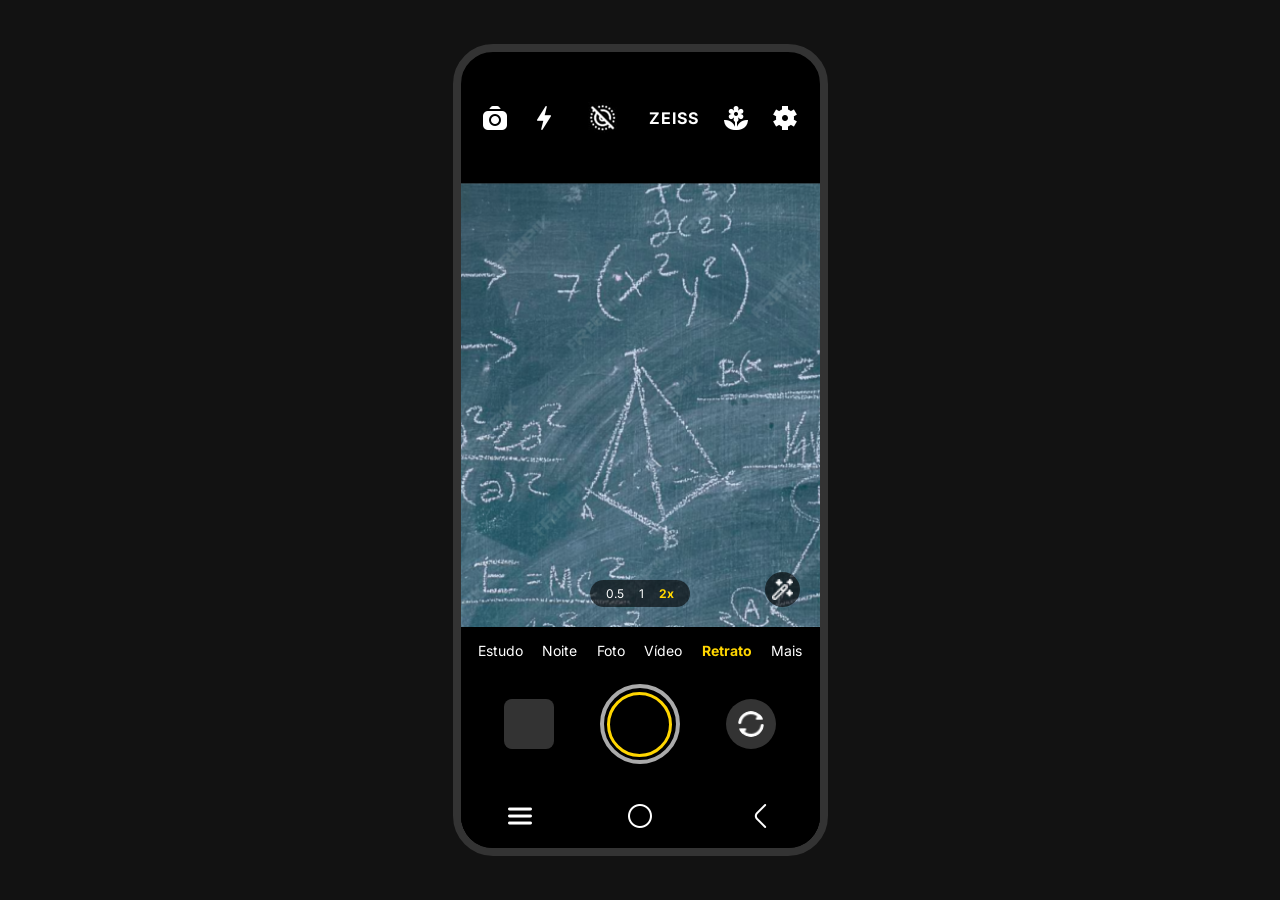
<file: src/pageModoRetratoAtt/index.html>
<!DOCTYPE html>
<html lang="pt-BR">
<head>
    <meta charset="UTF-8">
    <meta name="viewport" content="width=device-width, initial-scale=1.0">
    <title>Interface de Câmera - Modo Foto</title>
    <link rel="stylesheet" href="../pageModoRetratoAtt/style.css">
    <link href="https://fonts.googleapis.com/css2?family=Inter:wght@400;600;700&display=swap" rel="stylesheet">
</head>
<body>

    <div class="aplicativo-camera">
        
        <header class="barra-topo">
            <img src="../img/camera.png" alt="Câmera" class="icone">
            <img src="../img/trovao.png" alt="Flash" class="icone">
            <img src="../img/sla.png" alt="Otimização" class="icone">
            <div class="texto-zeiss">ZEISS</div>
            <img src="../img/margarida-alternativa.png" alt="Macro" class="icone">
            <img src="../img/definicoes.png" alt="Configurações" class="icone">
        </header>

        <main class="visualizacao-camera">
            <img src="../img/Quadro-Matematica.png" alt="Preview" class="foto-preview">
            
            <div class="controles-zoom">
                <span>0.5</span>
                <span>1</span>
                <span class="zoom-ativo">2x</span>
            </div>
            
            <div class="botao-efeito">
                <img src="../img/varinha-magica.png" alt="varinha">
            </div>
        </main>

        <footer class="area-inferior">
            <nav class="seletor-modos">
                <a href="../pageModoEstudoAtt/index.html" style="text-decoration: none;">
                    <span>Estudo</span>
                </a>
                <a href="../pageModoNoiteAtt/index.html" style="text-decoration: none;">
                    <span>Noite</span>
                </a>
                <a href="../pageFotoMateria/index.html" style="text-decoration: none;">
                    <span>Foto</span>
                </a>
                <span>Vídeo</span>
                <span class="ativo">Retrato</span>
                <a href="../pageMais/index.html" style="text-decoration: none;">
                    <span>Mais</span>
                </a>
            </nav>

            <div class="linha-disparo">
                <div class="previa-galeria"></div>
                <div class="botao-disparador">
                    <div class="circulo-interno"></div>
                </div>
                <img src="../img/atualizar.png" alt="Inverter" class="alternar-camera">
            </div>

            <div class="navegacao-sistema">
                <img src="../img/menu-hamburguer.png" alt="Abas" class="icone-nav">
                <img src="../img/circulo.png" alt="Início" class="icone-nav">
                <img src="../img/angulo-esquerdo.png" alt="Home" class="icone-nav">
            </div>
        </footer>

    </div>

</body>
</html>
</file>
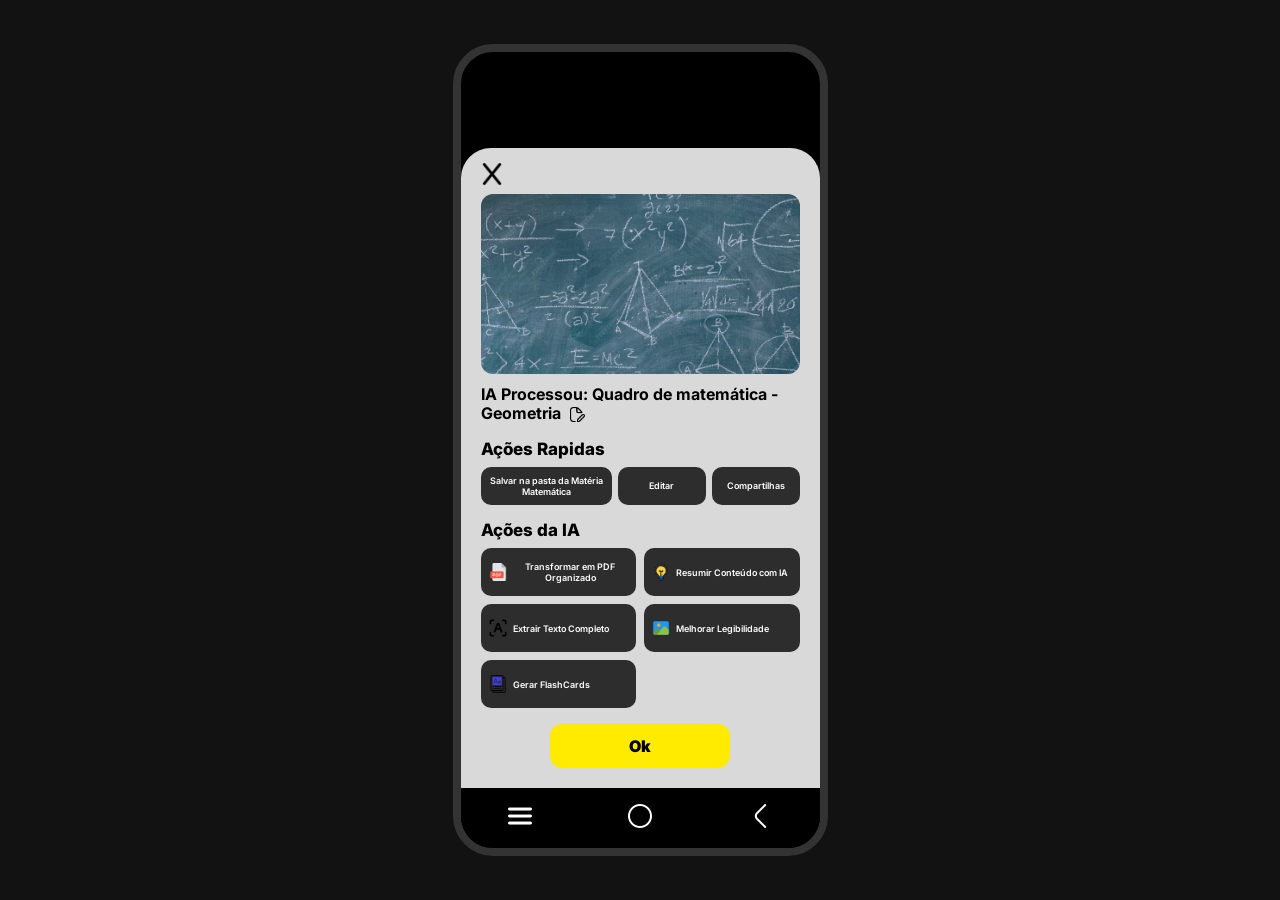
<file: src/pageTelaModoEstudo/index.html>
<!DOCTYPE html>
<html lang="pt-br">
<head>
    <meta charset="UTF-8">
    <meta name="viewport" content="width=device-width, initial-scale=1.0">
    <title>Interface de Câmera - Resultado IA</title>
    <link rel="stylesheet" href="./style.css">
    <link href="https://fonts.googleapis.com/css2?family=Inter:wght@400;600;700;800&display=swap" rel="stylesheet">
</head>
<body>

    <div class="aplicativo-camera">
        <main class="container-modal-ia">
            <div class="cartao-resultado-ia">
                <div class="header-modal">
                    <a href="../pageModoEstudoAtt/index.html" style="text-decoration: none;">
                        <img alt="Saida" src="../img/x.png" class="btn-x">
                    </a>
                </div>

                <div class="container-imagem">
                    <img src="../img/Quadro-Matematica.png" alt="Quadro de Matemática" class="imagem-quadro">
                </div>

                <div class="info-resultado">
                    <h2>IA Processou: Quadro de matemática - Geometria 
                        <img src="../img/editar-arquivo.png" class="mini-icone" alt="Editar Texto">
                    </h2>
                </div>

                <div class="secao-acoes">
                    <h3>Ações Rapidas</h3>
                    <div class="grade-botoes-curtos">
                        <button class="btn-escuro">Salvar na pasta da Matéria Matemática</button>
                        <button class="btn-escuro">Editar</button>
                        <button class="btn-escuro">Compartilhas</button>
                    </div>
                </div>

                <div class="secao-acoes">    
                    <h3>Ações da IA</h3>
                    <div class="grade-ia">
                        <button class="btn-ia"><img alt="PDF" src="../img/pdf.png"> Transformar em PDF Organizado</button>
                        <button class="btn-ia"><img alt="Resumir" src="../img/lampada-de-ideia.png"> Resumir Conteúdo com IA</button>
                        <button class="btn-ia"><img alt="Extrair" src="../img/texto.png"> Extrair Texto Completo</button>
                        <button class="btn-ia"><img alt="Legibilidade" src="../img/galeria-de-fotos.png"> Melhorar Legibilidade</button>
                        <button class="btn-ia"><img alt="FlashCard" src="../img/flashcard.png"> Gerar FlashCards</button>
                    </div>
                </div>

                <a href="../pageModoEstudoAtt/index.html" style="text-align: center;">
                    <button class="botao-ok-amarelo">Ok</button>
                </a>
            </div>
        </main>

        <footer class="area-inferior">
            <div class="navegacao-sistema">
                <img src="../img/menu-hamburguer.png" alt="Abas" class="icone-nav">
                <img src="../img/circulo.png" alt="Início" class="icone-nav">
                <img src="../img/angulo-esquerdo.png" alt="Home" class="icone-nav">
            </div>
        </footer>

    </div>

</body>
</html>
</file>
<file: pageInicio/style.css>
* {
    margin: 0;
    padding: 0;
    box-sizing: border-box;
    font-family: 'Inter', sans-serif;
}

body {
    background-color: #121212;
    display: flex;
    justify-content: center;
    align-items: center;
    height: 100vh;
    color: white;
}

.aplicativo-camera {
    width: 375px; 
    height: 812px;
    background-color: #000;
    position: relative;
    display: flex;
    flex-direction: column;
    justify-content: space-between;
    overflow: hidden;
    border: 8px solid #333; 
    border-radius: 40px;
}

/* --- BARRA SUPERIOR --- */
.barra-topo {
    display: flex;
    justify-content: space-around;
    align-items: center;
    padding: 50px 10px;
    background: transparent; 
    position: relative;
    z-index: 1; 
}

.texto-zeiss {
    font-weight: bold;
    letter-spacing: 1px;
}

/* --- CAMADA CENTRAL & VÉU --- */
.camada-sobreposta {
    flex-grow: 1;
    display: flex;
    justify-content: center;
    align-items: center;
    padding: 20px;
    position: relative; 
}

.camada-sobreposta::before {
    content: "";
    position: absolute;
    top: -200px;
    bottom: -155px;
    left: 0;
    right: 0;
    background-color: rgba(0, 0, 0, 0.7);
    backdrop-filter: grayscale(0.5);
    -webkit-backdrop-filter: grayscale(0.5);
    z-index: 5; 
}

.cartao-boas-vindas {
    background: #2d2d2d; 
    border: 1px solid #444;
    border-radius: 25px;
    width: 100%;
    padding: 30px 20px;
    text-align: center;
    box-shadow: 0 20px 50px rgba(0,0,0,1);
    position: relative;
    z-index: 11; 
}

.cartao-boas-vindas h1 {
    font-size: 28px;
    margin-bottom: 10px;
}

.subtitulo {
    color: #ccc;
    margin-bottom: 25px;
}

.botao-principal {
    background-color: #ffd600;
    border: none;
    padding: 15px 25px;
    border-radius: 50px;
    font-weight: bold;
    color: #000;
    width: 100%;
    font-size: 16px;
    cursor: pointer;
    margin-bottom: 30px;
    display: flex;
    justify-content: center;
    align-items: center;
    gap: 8px;
}

.legenda-modos {
    font-size: 14px;
    color: #eee;
    margin-bottom: 15px;
}

.item-modo a {
    display: flex;
    flex-direction: column;
    align-items: center;
    gap: 8px;
    text-decoration: none;
    color: inherit;
    width: 100%;
    height: 100%;
}

.item-modo {
    background: rgba(255, 255, 255, 0.1);
    padding: 15px 5px;
    border-radius: 15px;
    font-size: 11px;
    display: flex;
    flex-direction: column;
    align-items: center;
    justify-content: center;
    cursor: pointer;
    transition: background 0.2s;
}

.item-modo:hover {
    background: rgba(255, 255, 255, 0.2);
}

.item-modo span {
    color: white;
    text-align: center;
}

.grade-modos {
    display: grid;
    grid-template-columns: repeat(3, 1fr);
    gap: 10px;
    margin-bottom: 25px;
}

.item-modo {
    background: rgba(255, 255, 255, 0.1);
    padding: 15px 5px;
    border-radius: 15px;
    font-size: 11px;
    display: flex;
    flex-direction: column;
    align-items: center;
    gap: 8px;
}

.icone-imagem {
    width: 24px;   
    height: 24px;
    object-fit: contain;
}

.link-pular {
    color: #aaa;
    font-size: 12px;
    text-decoration: underline;
}

/* --- RODAPÉ --- */
.area-inferior {
    padding-bottom: 10px;
    position: relative;
    z-index: 1; 
}

.seletor-modos {
    display: flex;
    justify-content: center;
    gap: 20px;
    padding: 15px 0;
    font-size: 14px;
    color: #fff;
}

.seletor-modos .ativo {
    color: #fff;
    font-weight: bold;
}

.seletor-modos span {
    color: #999;
}

.linha-disparo {
    display: flex;
    justify-content: space-around;
    align-items: center;
    padding: 10px 20px 30px;
}

.previa-galeria {
    width: 50px;
    height: 50px;
    background: #333;
    border-radius: 8px;
}

.botao-disparador {
    width: 80px;
    height: 80px;
    border: 4px solid #aaa;
    border-radius: 50%;
    display: flex;
    justify-content: center;
    align-items: center;
}

.circulo-interno {
    width: 65px;
    height: 65px;
    border: 3px solid #ffd600;
    border-radius: 50%;
}

.alternar-camera {
    width: 50px;
    height: 50px;
    background: #333;
    border-radius: 50%;
    padding: 12px;
    object-fit: contain;
}

/* --- NAVEGAÇÃO DO SISTEMA --- */
.navegacao-sistema {
    display: flex;
    justify-content: space-around;
    padding: 10px 0;
    font-size: 20px;
    color: #ffffff;
    background-color: #000;
    position: relative;
    z-index: 20; 
}
</file>
<file: src/page01/style.css>
* {
    margin: 0;
    padding: 0;
    box-sizing: border-box;
    font-family: 'Inter', sans-serif;
}

body {
    background-color: #121212;
    display: flex;
    justify-content: center;
    align-items: center;
    height: 100vh;
    color: white;
}

.aplicativo-camera {
    width: 375px; 
    height: 812px;
    background-color: #000;
    position: relative;
    display: flex;
    flex-direction: column;
    justify-content: space-between;
    overflow: hidden;
    border: 8px solid #333; 
    border-radius: 40px;
}

/* --- BARRA SUPERIOR --- */
.barra-topo {
    display: flex;
    justify-content: space-around;
    align-items: center;
    padding: 50px 10px;
    background: transparent; 
    position: relative;
    z-index: 1; 
}

.texto-zeiss {
    font-weight: bold;
    letter-spacing: 1px;
}

/* --- CAMADA CENTRAL & VÉU --- */
.camada-sobreposta {
    flex-grow: 1;
    display: flex;
    justify-content: center;
    align-items: center;
    padding: 20px;
    position: relative; 
}

.camada-sobreposta::before {
    content: "";
    position: absolute;
    top: -200px;
    bottom: -155px;
    left: 0;
    right: 0;
    background-color: rgba(0, 0, 0, 0.7);
    backdrop-filter: grayscale(0.5);
    -webkit-backdrop-filter: grayscale(0.5);
    z-index: 5; 
}

.cartao-boas-vindas {
    background: #2d2d2d; 
    border: 1px solid #444;
    border-radius: 25px;
    width: 100%;
    padding: 30px 20px;
    text-align: center;
    box-shadow: 0 20px 50px rgba(0,0,0,1);
    position: relative;
    z-index: 11; 
}

.cartao-boas-vindas h1 {
    font-size: 28px;
    margin-bottom: 10px;
}

.subtitulo {
    color: #ccc;
    margin-bottom: 25px;
}

.botao-principal {
    background-color: #ffd600;
    border: none;
    padding: 15px 25px;
    border-radius: 50px;
    font-weight: bold;
    color: #000;
    width: 100%;
    font-size: 16px;
    cursor: pointer;
    margin-bottom: 30px;
    display: flex;
    justify-content: center;
    align-items: center;
    gap: 8px;
}

.legenda-modos {
    font-size: 14px;
    color: #eee;
    margin-bottom: 15px;
}

.grade-modos {
    display: grid;
    grid-template-columns: repeat(3, 1fr);
    gap: 10px;
    margin-bottom: 25px;
}

.item-modo {
    background: rgba(255, 255, 255, 0.1);
    padding: 15px 5px;
    border-radius: 15px;
    font-size: 11px;
    display: flex;
    flex-direction: column;
    align-items: center;
    gap: 8px;
}

.icone-imagem {
    width: 24px;   
    height: 24px;
    object-fit: contain;
}

.link-pular {
    color: #aaa;
    font-size: 12px;
    text-decoration: underline;
}

/* --- RODAPÉ --- */
.area-inferior {
    padding-bottom: 10px;
    position: relative;
    z-index: 1; 
}

.seletor-modos {
    display: flex;
    justify-content: center;
    gap: 20px;
    padding: 15px 0;
    font-size: 14px;
    color: #fff;
}

.seletor-modos .ativo {
    color: #fff;
    font-weight: bold;
}

.seletor-modos span {
    color: #999;
}

.linha-disparo {
    display: flex;
    justify-content: space-around;
    align-items: center;
    padding: 10px 20px 30px;
}

.previa-galeria {
    width: 50px;
    height: 50px;
    background: #333;
    border-radius: 8px;
}

.botao-disparador {
    width: 80px;
    height: 80px;
    border: 4px solid #aaa;
    border-radius: 50%;
    display: flex;
    justify-content: center;
    align-items: center;
}

.circulo-interno {
    width: 65px;
    height: 65px;
    border: 3px solid #ffd600;
    border-radius: 50%;
}

.alternar-camera {
    width: 50px;
    height: 50px;
    background: #333;
    border-radius: 50%;
    padding: 12px;
    object-fit: contain;
}

/* --- NAVEGAÇÃO DO SISTEMA --- */
.navegacao-sistema {
    display: flex;
    justify-content: space-around;
    padding: 10px 0;
    font-size: 20px;
    color: #ffffff;
    background-color: #000;
    position: relative;
    z-index: 20; 
}
</file>
<file: src/page02/style.css>
* {
    margin: 0;
    padding: 0;
    box-sizing: border-box;
    font-family: 'Inter', sans-serif;
}

body {
    background-color: #121212;
    display: flex;
    justify-content: center;
    align-items: center;
    height: 100vh;
    color: white;
}

/* --- ESTRUTURA DO CELULAR --- */
.aplicativo-camera {
    width: 375px; 
    height: 812px;
    background-color: #000;
    position: relative;
    display: flex;
    flex-direction: column;
    overflow: hidden; /* Mantém a tela estática */
    border: 8px solid #333; 
    border-radius: 40px;
}

/* --- CABEÇALHO --- */
.barra-superior {
    display: flex;
    justify-content: space-between;
    align-items: center;
    padding: 60px 24px 10px; 
}

.barra-superior h2 {
    font-size: 18px;
    font-weight: 600;
}

.botao-editar {
    font-size: 16px;
    font-weight: 600;
    cursor: pointer;
}

/* --- CONTEÚDO PRINCIPAL --- */
.area-principal {
    flex-grow: 1;
    background: #1a1a1a;
    padding: 10px;
    display: flex;
    align-items: center; /* Centraliza verticalmente para evitar espaços vazios */
}

.grade-modos {
    display: grid;
    grid-template-columns: repeat(3, 1fr);
    gap: 15px 5px; /* Ajuste para caber tudo sem rolagem */
    width: 100%;
}

.item-modo {
    display: flex;
    flex-direction: column;
    align-items: center;
    gap: 6px;
    position: relative;
}

.icone-modo {
    width: 52px; /* Tamanho otimizado para telas pequenas */
    height: 52px;
    background: #333;
    border-radius: 50%;
    display: flex;
    align-items: center;
    justify-content: center;
}

.icone-modo svg {
    width: 24px;
    height: 24px;
    stroke: #fff;
    stroke-width: 1.5;
    fill: none;
}

.nome-modo {
    font-size: 10px;
    color: #eee;
    text-align: center;
    max-width: 75px;
    line-height: 1.2;
}

/* --- SAIBA MAIS --- */
.saiba-mais {
    position: absolute;
    right: 15%;
    display: flex;
    align-items: center;
    justify-content: center;
}

/* --- RODAPÉ AJUSTADO PARA ALINHAMENTO --- */
.rodape {
    background: #000;
    height: 221px; /* Altura fixa para garantir que o menu não saia do lugar */
    display: flex;
    flex-direction: column;
    justify-content: space-between;
}

.abas-inferiores {
    display: flex;
    justify-content: center;
    gap: 20px;
    padding-top: 15px; /* Ajustado para alinhar com a primeira tela */
    font-size: 14px;
}

.aba {
    color: #ffffff; 
    position: relative;
    z-index: 1; 
}

.aba.ativa {
    color: #ffd600; 
    font-weight: bold;
}

/* --- NAVEGAÇÃO DO SISTEMA --- */
.navegacao-sistema {
    display: flex;
    justify-content: space-around;
    align-items: center;
    padding-bottom: 20px; /* Mais espaço embaixo para alinhar os ícones de navegação */
    font-size: 20px;
    color: #ffffff;
    background-color: #000;
}
</file>
<file: src/pageConfigModo/style.css>
/* CONFIGURAÇÕES GERAIS */
* {
    margin: 0;
    padding: 0;
    box-sizing: border-box;
    font-family: 'Inter', sans-serif;
}

body {
    background-color: #121212;
    display: flex;
    justify-content: center;
    align-items: center;
    height: 100vh;
}

/* ESTRUTURA DO DISPOSITIVO */
.aplicativo-camera {
    width: 375px;
    height: 812px;
    background-color: #000000;
    display: flex;
    flex-direction: column;
    border: 8px solid #333333;
    border-radius: 40px;
    overflow: hidden;
    position: relative;
}

/* HEADER */
.barra-topo-config {
    display: flex;
    justify-content: space-between;
    align-items: center;
    padding: 50px 20px 15px;
    flex-shrink: 0;
}

.barra-topo-config h2 {
    color: #ffffff;
    font-size: 16px;
    font-weight: 700;
}

.btn-fechar {
    color: #ffffff;
    cursor: pointer;
    font-size: 20px;
    font-weight: bold;
}

.btn-salvar {
    background: #ffd600;
    color: #000;
    border: none;
    border-radius: 8px;
    padding: 6px 15px;
    font-weight: 700;
    font-size: 13px;
    cursor: pointer;
}

/* CONTEÚDO SCROLL */
.conteudo-scroll {
    flex: 1;
    padding: 10px 16px;
    overflow-y: scroll;
    display: flex;
    flex-direction: column;
    gap: 12px;
    -ms-overflow-style: none;
    scrollbar-width: none;
}

.conteudo-scroll::-webkit-scrollbar {
    display: none;
}

.cartao {
    background: #1c1c1c;
    border-radius: 16px;
    padding: 15px;
}

.campo-label, .secao-titulo {
    color: #ffffff;
    font-size: 14px;
    font-weight: 700;
    margin-bottom: 10px;
    display: block;
}

.campo-input {
    width: 100%;
    background: transparent;
    border: 1.5px solid #444444;
    border-radius: 10px;
    padding: 10px;
    color: #ffffff;
    outline: none;
}

/* ICONS CLICÁVEIS */
.icones-wrapper {
    display: flex;
    align-items: center;
    gap: 10px;
}

.seta-nav {
    color: #ffffff;
    font-size: 18px;
    cursor: pointer;
}

.icones-lista {
    display: flex;
    gap: 12px;
    flex: 1;
    justify-content: center;
}

.icone-opcao {
    cursor: pointer;
}

.icone-opcao img{
  
}

.icone-input {
    display: none;
}

.icone-circulo {
    width: 44px;
    height: 44px;
    border: 2.5px dashed #444444;
    border-radius: 50%;
    display: flex;
    align-items: center;
    justify-content: center;
    font-size: 18px;
    transition: 0.2s;
}

.icone-input:checked + .icone-circulo {
    background: #ffd600;
    border: none;
}

/* FILTROS CLICÁVEIS */
.filtros-grade {
    display: grid;
    grid-template-columns: repeat(3, 1fr);
    gap: 10px;
    margin-top: 15px;
}

.filtro-opcao {
    cursor: pointer;
}

.filtro-input {
    display: none;
}

.filtro-item {
    background: #262626;
    color: #ffffff;
    border: 2px solid transparent;
    border-radius: 12px;
    padding: 12px 5px;
    text-align: center;
    font-size: 11px;
    font-weight: 700;
    transition: 0.2s;
}

.filtro-input:checked + .filtro-item {
    border-color: #ffd600;
}

/* SLIDERS */
.slider {
    width: 100%;
    accent-color: #ffd600;
    margin: 12px 0;
    height: 4px;
}

.slider-marcas {
    display: flex;
    justify-content: space-between;
    color: #666666;
    font-size: 11px;
}

.slider-label { color: #fff; font-size: 12px; }

/* FUNÇÕES E TOGGLES */
.funcao-item {
    display: flex;
    align-items: center;
    justify-content: space-between;
    padding: 12px 0;
    border-bottom: 1px solid #2a2a2a;
    color: #ffffff;
}

.funcao-texto { font-size: 14px; }

.toggle {
    position: relative;
    width: 44px;
    height: 24px;
}

.toggle input { display: none; }

.toggle-slider {
    position: absolute;
    cursor: pointer;
    inset: 0;
    background: #444444;
    border-radius: 34px;
    transition: 0.4s;
}

.toggle-slider:before {
    position: absolute;
    content: "";
    height: 18px;
    width: 18px;
    left: 3px;
    bottom: 3px;
    background: #fff;
    border-radius: 50%;
    transition: 0.4s;
}

.toggle input:checked + .toggle-slider { background: #ffd600; }
.toggle input:checked + .toggle-slider:before { transform: translateX(20px); }

/* BOTÃO CRIAR */
.container-btn-criar {
    display: flex;
    justify-content: center;
    padding: 10px 0 20px;
}

.btn-criar {
    background: #ffd600;
    color: #000;
    border: none;
    border-radius: 12px;
    padding: 12px 30px;
    font-weight: 700;
    font-size: 14px;
    cursor: pointer;
}

/* RODAPÉ */
.navegacao-sistema {
    display: flex;
    justify-content: space-around;
    align-items: center;
    padding: 15px 0 25px;
    background: #000000;
    flex-shrink: 0;
    color: white;
}
</file>
<file: src/pageFotoMateria/style.css>
* {
    margin: 0;
    padding: 0;
    box-sizing: border-box;
    font-family: 'Inter', sans-serif;
}

body {
    background-color: #121212;
    display: flex;
    justify-content: center;
    align-items: center;
    height: 100vh;
}

.aplicativo-camera {
    width: 375px; 
    height: 812px;
    background-color: #000;
    position: relative;
    display: flex;
    flex-direction: column;
    overflow: hidden;
    border: 8px solid #333; 
    border-radius: 40px;
}

/* --- BARRA SUPERIOR --- */
.barra-topo {
    display: flex;
    justify-content: space-around;
    align-items: center;
    padding: 50px 10px;
    background: transparent; 
    position: relative;
    z-index: 1; 
}

.texto-zeiss {
    font-weight: bold;
    letter-spacing: 1px;
    color: #ffffff; 
}

/* --- ÁREA DA CÂMERA (Preview) --- */
.visualizacao-camera {
    flex-grow: 1;
    position: relative;
    background-color: #222;
    display: flex;
    justify-content: center;
}

.foto-preview {
    width: 100%;
    height: 100%;
    object-fit: cover;
}

.controles-zoom {
    position: absolute;
    bottom: 20px;
    background: rgba(0, 0, 0, 0.6);
    padding: 6px 16px;
    border-radius: 30px;
    display: flex;
    gap: 15px;
    font-size: 12px;
    color: white;
}

.zoom-ativo {
    color: #ffd600;
    font-weight: bold;
}

.botao-efeito {
    position: absolute;
    bottom: 20px;
    right: 20px;
    background: rgba(0, 0, 0, 0.6);
    width: 35px;
    height: 35px;
    border-radius: 50%;
    display: flex;
    align-items: center;
    justify-content: center;
}

.botao-efeito img {
    width: 60%; 
    height: 60%; 
    object-fit: contain; 
}

/* --- RODAPÉ --- */
.area-inferior {
    background-color: #000;
    padding-bottom: 5px;
}

.seletor-modos {
    display: flex;
    justify-content: center;
    gap: 19.4px;
    padding: 15px 0;
    font-size: 14px;
    color: #fff;
}

.seletor-modos span {
    color: #ffffff;
}

.seletor-modos .ativo {
    color: #ffd600; /* Amarelo para o modo Foto */
    font-weight: bold;
}

.linha-disparo {
    display: flex;
    justify-content: space-around;
    align-items: center;
    padding: 10px 20px 25px;
}

.previa-galeria {
    width: 50px;
    height: 50px;
    background: #333;
    border-radius: 8px;
}

.botao-disparador {
    width: 80px;
    height: 80px;
    border: 4px solid #aaa;
    border-radius: 50%;
    display: flex;
    justify-content: center;
    align-items: center;
}

.circulo-interno {
    width: 65px;
    height: 65px;
    border: 3px solid #ffd600;
    border-radius: 50%;
}

.alternar-camera {
    width: 50px;
    height: 50px;
    background: #333;
    border-radius: 50%;
    padding: 12px;
    object-fit: contain;
}

/* --- NAVEGAÇÃO DO SISTEMA --- */
.navegacao-sistema {
    display: flex;
    justify-content: space-around;
    padding: 15px 0;
    font-size: 20px;
    color: #ffffff;
    background-color: #000;
    position: relative;
    z-index: 20; 
}
</file>
<file: src/pageInicio/style.css>
* {
    margin: 0;
    padding: 0;
    box-sizing: border-box;
    font-family: 'Inter', sans-serif;
}

body {
    background-color: #121212;
    display: flex;
    justify-content: center;
    align-items: center;
    height: 100vh;
    color: white;
}

.aplicativo-camera {
    width: 375px; 
    height: 812px;
    background-color: #000;
    position: relative;
    display: flex;
    flex-direction: column;
    justify-content: space-between;
    overflow: hidden;
    border: 8px solid #333; 
    border-radius: 40px;
}

/* --- BARRA SUPERIOR --- */
.barra-topo {
    display: flex;
    justify-content: space-around;
    align-items: center;
    padding: 50px 10px;
    background: transparent; 
    position: relative;
    z-index: 1; 
}

.texto-zeiss {
    font-weight: bold;
    letter-spacing: 1px;
}

/* --- CAMADA CENTRAL & VÉU --- */
.camada-sobreposta {
    flex-grow: 1;
    display: flex;
    justify-content: center;
    align-items: center;
    padding: 20px;
    position: relative; 
}

.camada-sobreposta::before {
    content: "";
    position: absolute;
    top: -200px;
    bottom: -155px;
    left: 0;
    right: 0;
    background-color: rgba(0, 0, 0, 0.7);
    backdrop-filter: grayscale(0.5);
    -webkit-backdrop-filter: grayscale(0.5);
    z-index: 5; 
}

.cartao-boas-vindas {
    background: #2d2d2d; 
    border: 1px solid #444;
    border-radius: 25px;
    width: 100%;
    padding: 30px 20px;
    text-align: center;
    box-shadow: 0 20px 50px rgba(0,0,0,1);
    position: relative;
    z-index: 11; 
}

.cartao-boas-vindas h1 {
    font-size: 28px;
    margin-bottom: 10px;
}

.subtitulo {
    color: #ccc;
    margin-bottom: 25px;
}

.botao-principal {
    background-color: #ffd600;
    border: none;
    padding: 15px 25px;
    border-radius: 50px;
    font-weight: bold;
    color: #000;
    width: 100%;
    font-size: 16px;
    cursor: pointer;
    margin-bottom: 30px;
    display: flex;
    justify-content: center;
    align-items: center;
    gap: 8px;
}

.legenda-modos {
    font-size: 14px;
    color: #eee;
    margin-bottom: 15px;
}

.item-modo a {
    display: flex;
    flex-direction: column;
    align-items: center;
    gap: 8px;
    text-decoration: none;
    color: inherit;
    width: 100%;
    height: 100%;
}

.item-modo {
    background: rgba(255, 255, 255, 0.1);
    padding: 15px 5px;
    border-radius: 15px;
    font-size: 11px;
    display: flex;
    flex-direction: column;
    align-items: center;
    justify-content: center;
    cursor: pointer;
    transition: background 0.2s;
}

.item-modo:hover {
    background: rgba(255, 255, 255, 0.2);
}

.item-modo span {
    color: white;
    text-align: center;
}

.grade-modos {
    display: grid;
    grid-template-columns: repeat(3, 1fr);
    gap: 10px;
    margin-bottom: 25px;
}

.item-modo {
    background: rgba(255, 255, 255, 0.1);
    padding: 15px 5px;
    border-radius: 15px;
    font-size: 11px;
    display: flex;
    flex-direction: column;
    align-items: center;
    gap: 8px;
}

.icone-imagem {
    width: 24px;   
    height: 24px;
    object-fit: contain;
}

.link-pular {
    color: #aaa;
    font-size: 12px;
    text-decoration: underline;
}

/* --- RODAPÉ --- */
.area-inferior {
    padding-bottom: 10px;
    position: relative;
    z-index: 1; 
}

.seletor-modos {
    display: flex;
    justify-content: center;
    gap: 20px;
    padding: 15px 0;
    font-size: 14px;
    color: #fff;
}

.seletor-modos .ativo {
    color: #fff;
    font-weight: bold;
}

.seletor-modos span {
    color: #999;
}

.linha-disparo {
    display: flex;
    justify-content: space-around;
    align-items: center;
    padding: 10px 20px 30px;
}

.previa-galeria {
    width: 50px;
    height: 50px;
    background: #333;
    border-radius: 8px;
}

.botao-disparador {
    width: 80px;
    height: 80px;
    border: 4px solid #aaa;
    border-radius: 50%;
    display: flex;
    justify-content: center;
    align-items: center;
}

.circulo-interno {
    width: 65px;
    height: 65px;
    border: 3px solid #ffd600;
    border-radius: 50%;
}

.alternar-camera {
    width: 50px;
    height: 50px;
    background: #333;
    border-radius: 50%;
    padding: 12px;
    object-fit: contain;
}

/* --- NAVEGAÇÃO DO SISTEMA --- */
.navegacao-sistema {
    display: flex;
    justify-content: space-around;
    padding: 10px 0;
    font-size: 20px;
    color: #ffffff;
    background-color: #000;
    position: relative;
    z-index: 20; 
}
</file>
<file: src/pageMais/style.css>
* {
    margin: 0;
    padding: 0;
    box-sizing: border-box;
    font-family: 'Inter', sans-serif;
}

body {
    background-color: #121212;
    display: flex;
    justify-content: center;
    align-items: center;
    height: 100vh;
    color: white;
}

/* --- ESTRUTURA DO CELULAR --- */
.aplicativo-camera {
    width: 375px; 
    height: 812px;
    background-color: #000;
    position: relative;
    display: flex;
    flex-direction: column;
    overflow: hidden; /* Mantém a tela estática */
    border: 8px solid #333; 
    border-radius: 40px;
}

/* --- CABEÇALHO --- */
.barra-superior {
    display: flex;
    justify-content: space-between;
    align-items: center;
    padding: 60px 24px 10px; 
}

.barra-superior h2 {
    font-size: 18px;
    font-weight: 600;
}

.botao-editar {
    font-size: 16px;
    font-weight: 600;
    cursor: pointer;
}

/* --- CONTEÚDO PRINCIPAL --- */
.area-principal {
    flex-grow: 1;
    background: #1a1a1a;
    padding: 10px;
    display: flex;
    align-items: center; /* Centraliza verticalmente para evitar espaços vazios */
}

.grade-modos {
    display: grid;
    grid-template-columns: repeat(3, 1fr);
    gap: 15px 5px; /* Ajuste para caber tudo sem rolagem */
    width: 100%;
}

.item-modo {
    display: flex;
    flex-direction: column;
    align-items: center;
    gap: 6px;
    position: relative;
}

.icone-modo {
    width: 52px; /* Tamanho otimizado para telas pequenas */
    height: 52px;
    background: #333;
    border-radius: 50%;
    display: flex;
    align-items: center;
    justify-content: center;
}

.icone-modo svg {
    width: 24px;
    height: 24px;
    stroke: #fff;
    stroke-width: 1.5;
    fill: none;
}

.nome-modo {
    font-size: 10px;
    color: #eee;
    text-align: center;
    max-width: 75px;
    line-height: 1.2;
}

/* --- SAIBA MAIS --- */
.saiba-mais {
    position: absolute;
    right: 15%;
    display: flex;
    align-items: center;
    justify-content: center;
}

/* --- RODAPÉ AJUSTADO PARA ALINHAMENTO --- */
.rodape {
    background: #000;
    height: 221px; /* Altura fixa para garantir que o menu não saia do lugar */
    display: flex;
    flex-direction: column;
    justify-content: space-between;
}

.abas-inferiores {
    display: flex;
    justify-content: center;
    gap: 20px;
    padding-top: 15px; /* Ajustado para alinhar com a primeira tela */
    font-size: 14px;
}

.aba {
    color: #ffffff; 
    position: relative;
    z-index: 1; 
}

.aba.ativa {
    color: #ffd600; 
    font-weight: bold;
}

/* --- NAVEGAÇÃO DO SISTEMA --- */
.navegacao-sistema {
    display: flex;
    justify-content: space-around;
    align-items: center;
    padding-bottom: 20px; /* Mais espaço embaixo para alinhar os ícones de navegação */
    font-size: 20px;
    color: #ffffff;
    background-color: #000;
}
</file>
<file: src/pageMeusModos/style.css>
* {
  margin: 0;
  padding: 0;
  box-sizing: border-box;
  font-family: 'Inter', sans-serif;
}

body {
  background-color: #121212;
  display: flex;
  justify-content: center;
  align-items: center;
  height: 100vh;
}

/* --- ESTRUTURA PADRÃO (BASE) --- */
.aplicativo-camera {
  width: 375px; 
  height: 812px; /* Altura padrão da base */
  background-color: #000;
  position: relative;
  display: flex;
  flex-direction: column;
  overflow: hidden;
  border: 8px solid #333; 
  border-radius: 40px;
}

/* --- HEADER ALINHADO --- */
.barra-topo-editar {
  display: flex;
  justify-content: space-between;
  align-items: center;
  padding: 50px 24px 20px; /* Padding superior de 50px como na base */
  background: #000;
}

.barra-topo-editar h2 {
  color: #fff;
  font-size: 18px;
  font-weight: 600;
}

.btn-topo {
  color: #fff;
  font-size: 20px;
  cursor: pointer;
}

/* --- CONTEÚDO --- */
.conteudo-principal {
  flex-grow: 1;
  padding: 10px 16px;
  display: flex;
  flex-direction: column;
  gap: 12px;
}

.secao-titulo {
  color: #AAAAAA;
  font-size: 13px;
  padding-left: 5px;
}

.cartao {
  background: #1c1c1c;
  border-radius: 20px;
  display: flex;
  align-items: center;
  justify-content: center;
}

.cartao-vazio {
  height: 120px;
}

.texto-vazio {
  color: #fff;
  font-size: 17px;
  font-weight: 700;
}

.cartao-modos {
  height: 220px;
}

/* --- BOTÃO PADRÃO --- */
.botao-amarelo {
  background-color: #ffd600;
  border: none;
  padding: 14px 25px;
  border-radius: 50px;
  font-weight: bold;
  color: #000;
  font-size: 15px;
  cursor: pointer;
  display: flex;
  align-items: center;
  gap: 10px;
}

.icone-btn {
  width: 20px;
  height: 20px;
}

/* --- NAVEGAÇÃO DO SISTEMA (IGUAL À BASE) --- */
.navegacao-sistema {
    display: flex;
    justify-content: space-around;
    padding: 20px 0;
    font-size: 20px;
    color: #ffffff;
    background-color: #000;
    position: relative;
    z-index: 20; 
}

#listaModos {
  display: grid;
  grid-template-columns: repeat(3, 1fr);
  gap: 15px;
  padding: 20px;
  justify-items: center;
  align-items: start;
}

.item-modo-personalizado {
  display: flex;
  flex-direction: column;
  align-items: center;
  gap: 8px;
  width: 80px;
}

.icone-modo-personalizado {
  width: 55px;
  height: 55px;
  background: #333;
  border-radius: 50%;
  display: flex;
  justify-content: center;
  align-items: center;
}

.icone-imagem {
  width: 24px;
  height: 24px;
}

.nome-modo-personalizado {
  color: white;
  font-size: 11px;
  text-align: center;
}

/* BOTÃO + */
.item-adicionar {
    display: flex;
    flex-direction: column;
    align-items: center;
    text-decoration: none;
}

.icone-adicionar {
    width: 58px;
    height: 58px;
    border-radius: 50%;
    background: #ffd600;
    color: #000;
    display: flex;
    align-items: center;
    justify-content: center;
    font-size: 28px;
    font-weight: bold;
}

.texto-adicionar {
    font-size: 11px;
    color: white;
    margin-top: 6px;
}

/* MODOS CRIADOS */
.item-modo-personalizado {
    display: flex;
    flex-direction: column;
    align-items: center;
    gap: 6px;
}

.icone-modo-personalizado {
    width: 58px;
    height: 58px;
    border-radius: 50%;
    background: #333;
    display: flex;
    align-items: center;
    justify-content: center;
}

.icone-modo-personalizado img {
    width: 24px;
    height: 24px;
}

.nome-modo-personalizado {
    font-size: 11px;
    color: white;
}

.item-adicionar {
    display: flex;
    flex-direction: column;
    align-items: center;
    justify-content: center;
    width: 80px;
}

.item-modo-personalizado,
.item-adicionar {
  width: 80px;
}
</file>
<file: src/pageModoEstudoAtt/style.css>
* {
    margin: 0;
    padding: 0;
    box-sizing: border-box;
    font-family: 'Inter', sans-serif;
}

body {
    background-color: #121212;
    display: flex;
    justify-content: center;
    align-items: center;
    height: 100vh;
}

.aplicativo-camera {
    width: 375px; 
    height: 812px;
    background-color: #000;
    position: relative;
    display: flex;
    flex-direction: column;
    overflow: hidden;
    border: 8px solid #333; 
    border-radius: 40px;
}

/* --- BARRA SUPERIOR --- */
.barra-topo {
    display: flex;
    justify-content: space-around;
    align-items: center;
    padding: 50px 10px;
    background: transparent; 
    position: relative;
    z-index: 1; 
}

.texto-zeiss {
    font-weight: bold;
    letter-spacing: 1px;
    color: #ffffff; 
}

/* --- ÁREA DA CÂMERA (Preview) --- */
.visualizacao-camera {
    flex-grow: 1;
    position: relative;
    background-color: #222;
    display: flex;
    justify-content: center;
}

.foto-preview {
    width: 100%;
    height: 100%;
    object-fit: cover;
}

.controles-zoom {
    position: absolute;
    bottom: 20px;
    background: rgba(0, 0, 0, 0.6);
    padding: 6px 16px;
    border-radius: 30px;
    display: flex;
    gap: 15px;
    font-size: 12px;
    color: white;
}

.zoom-ativo {
    color: #ffd600;
    font-weight: bold;
}

.botao-efeito {
    position: absolute;
    bottom: 20px;
    right: 20px;
    background: rgba(0, 0, 0, 0.6);
    width: 35px;
    height: 35px;
    border-radius: 50%;
    display: flex;
    align-items: center;
    justify-content: center;
}

.botao-efeito img {
    width: 60%; 
    height: 60%; 
    object-fit: contain; 
}

/* --- RODAPÉ --- */
.area-inferior {
    background-color: #000;
    padding-bottom: 5px;
}

.seletor-modos {
    display: flex;
    justify-content: center;
    gap: 19.4px;
    padding: 15px 0;
    font-size: 14px;
    color: #fff;
}

.seletor-modos span {
    color: #ffffff;
}

.seletor-modos .ativo {
    color: #ffd600; /* Amarelo para o modo Foto */
    font-weight: bold;
}

.linha-disparo {
    display: flex;
    justify-content: space-around;
    align-items: center;
    padding: 10px 20px 25px;
}

.previa-galeria {
    width: 50px;
    height: 50px;
    background: #333;
    border-radius: 8px;
}

.botao-disparador {
    width: 80px;
    height: 80px;
    border: 4px solid #aaa;
    border-radius: 50%;
    display: flex;
    justify-content: center;
    align-items: center;
}

.circulo-interno {
    width: 65px;
    height: 65px;
    border: 3px solid #ffd600;
    border-radius: 50%;
}

.alternar-camera {
    width: 50px;
    height: 50px;
    background: #333;
    border-radius: 50%;
    padding: 12px;
    object-fit: contain;
}

/* --- NAVEGAÇÃO DO SISTEMA --- */
.navegacao-sistema {
    display: flex;
    justify-content: space-around;
    padding: 15px 0;
    font-size: 20px;
    color: #ffffff;
    background-color: #000;
    position: relative;
    z-index: 20; 
}
</file>
<file: src/pageModoNoiteAtt/style.css>
* {
    margin: 0;
    padding: 0;
    box-sizing: border-box;
    font-family: 'Inter', sans-serif;
}

body {
    background-color: #121212;
    display: flex;
    justify-content: center;
    align-items: center;
    height: 100vh;
}

.aplicativo-camera {
    width: 375px; 
    height: 812px;
    background-color: #000;
    position: relative;
    display: flex;
    flex-direction: column;
    overflow: hidden;
    border: 8px solid #333; 
    border-radius: 40px;
}

/* --- BARRA SUPERIOR --- */
.barra-topo {
    display: flex;
    justify-content: space-around;
    align-items: center;
    padding: 50px 10px;
    background: transparent; 
    position: relative;
    z-index: 1; 
}

.texto-zeiss {
    font-weight: bold;
    letter-spacing: 1px;
    color: #ffffff; 
}

/* --- ÁREA DA CÂMERA (Preview) --- */
.visualizacao-camera {
    flex-grow: 1;
    position: relative;
    background-color: #222;
    display: flex;
    justify-content: center;
}

.foto-preview {
    width: 100%;
    height: 100%;
    object-fit: cover;
}

.controles-zoom {
    position: absolute;
    bottom: 20px;
    background: rgba(0, 0, 0, 0.6);
    padding: 6px 16px;
    border-radius: 30px;
    display: flex;
    gap: 15px;
    font-size: 12px;
    color: white;
}

.zoom-ativo {
    color: #ffd600;
    font-weight: bold;
}

.botao-efeito {
    position: absolute;
    bottom: 20px;
    right: 20px;
    background: rgba(0, 0, 0, 0.6);
    width: 35px;
    height: 35px;
    border-radius: 50%;
    display: flex;
    align-items: center;
    justify-content: center;
}

.botao-efeito img {
    width: 60%; 
    height: 60%; 
    object-fit: contain; 
}

/* --- RODAPÉ --- */
.area-inferior {
    background-color: #000;
    padding-bottom: 5px;
}

.seletor-modos {
    display: flex;
    justify-content: center;
    gap: 19.4px;
    padding: 15px 0;
    font-size: 14px;
    color: #fff;
}

.seletor-modos span {
    color: #ffffff;
}

.seletor-modos .ativo {
    color: #ffd600; /* Amarelo para o modo Foto */
    font-weight: bold;
}

.linha-disparo {
    display: flex;
    justify-content: space-around;
    align-items: center;
    padding: 10px 20px 25px;
}

.previa-galeria {
    width: 50px;
    height: 50px;
    background: #333;
    border-radius: 8px;
}

.botao-disparador {
    width: 80px;
    height: 80px;
    border: 4px solid #aaa;
    border-radius: 50%;
    display: flex;
    justify-content: center;
    align-items: center;
}

.circulo-interno {
    width: 65px;
    height: 65px;
    border: 3px solid #ffd600;
    border-radius: 50%;
}

.alternar-camera {
    width: 50px;
    height: 50px;
    background: #333;
    border-radius: 50%;
    padding: 12px;
    object-fit: contain;
}

/* --- NAVEGAÇÃO DO SISTEMA --- */
.navegacao-sistema {
    display: flex;
    justify-content: space-around;
    padding: 15px 0;
    font-size: 20px;
    color: #ffffff;
    background-color: #000;
    position: relative;
    z-index: 20; 
}
</file>
<file: src/pageModoRetratoAtt/style.css>
* {
    margin: 0;
    padding: 0;
    box-sizing: border-box;
    font-family: 'Inter', sans-serif;
}

body {
    background-color: #121212;
    display: flex;
    justify-content: center;
    align-items: center;
    height: 100vh;
}

.aplicativo-camera {
    width: 375px; 
    height: 812px;
    background-color: #000;
    position: relative;
    display: flex;
    flex-direction: column;
    overflow: hidden;
    border: 8px solid #333; 
    border-radius: 40px;
}

/* --- BARRA SUPERIOR --- */
.barra-topo {
    display: flex;
    justify-content: space-around;
    align-items: center;
    padding: 50px 10px;
    background: transparent; 
    position: relative;
    z-index: 1; 
}

.texto-zeiss {
    font-weight: bold;
    letter-spacing: 1px;
    color: #ffffff; 
}

/* --- ÁREA DA CÂMERA (Preview) --- */
.visualizacao-camera {
    flex-grow: 1;
    position: relative;
    background-color: #222;
    display: flex;
    justify-content: center;
}

.foto-preview {
    width: 100%;
    height: 100%;
    object-fit: cover;
}

.controles-zoom {
    position: absolute;
    bottom: 20px;
    background: rgba(0, 0, 0, 0.6);
    padding: 6px 16px;
    border-radius: 30px;
    display: flex;
    gap: 15px;
    font-size: 12px;
    color: white;
}

.zoom-ativo {
    color: #ffd600;
    font-weight: bold;
}

.botao-efeito {
    position: absolute;
    bottom: 20px;
    right: 20px;
    background: rgba(0, 0, 0, 0.6);
    width: 35px;
    height: 35px;
    border-radius: 50%;
    display: flex;
    align-items: center;
    justify-content: center;
}

.botao-efeito img {
    width: 60%; 
    height: 60%; 
    object-fit: contain; 
}

/* --- RODAPÉ --- */
.area-inferior {
    background-color: #000;
    padding-bottom: 5px;
}

.seletor-modos {
    display: flex;
    justify-content: center;
    gap: 19.4px;
    padding: 15px 0;
    font-size: 14px;
    color: #fff;
}

.seletor-modos span {
    color: #ffffff;
}

.seletor-modos .ativo {
    color: #ffd600; /* Amarelo para o modo Foto */
    font-weight: bold;
}

.linha-disparo {
    display: flex;
    justify-content: space-around;
    align-items: center;
    padding: 10px 20px 25px;
}

.previa-galeria {
    width: 50px;
    height: 50px;
    background: #333;
    border-radius: 8px;
}

.botao-disparador {
    width: 80px;
    height: 80px;
    border: 4px solid #aaa;
    border-radius: 50%;
    display: flex;
    justify-content: center;
    align-items: center;
}

.circulo-interno {
    width: 65px;
    height: 65px;
    border: 3px solid #ffd600;
    border-radius: 50%;
}

.alternar-camera {
    width: 50px;
    height: 50px;
    background: #333;
    border-radius: 50%;
    padding: 12px;
    object-fit: contain;
}

/* --- NAVEGAÇÃO DO SISTEMA --- */
.navegacao-sistema {
    display: flex;
    justify-content: space-around;
    padding: 15px 0;
    font-size: 20px;
    color: #ffffff;
    background-color: #000;
    position: relative;
    z-index: 20; 
}
</file>
<file: src/pageTelaModoEstudo/style.css>
* {
    margin: 0;
    padding: 0;
    box-sizing: border-box;
    font-family: 'Inter', sans-serif;
}

body {
    background-color: #121212;
    display: flex;
    justify-content: center;
    align-items: center;
    height: 100vh;
    color: white;
}

/* --- CONTAINER PRINCIPAL --- */
.aplicativo-camera {
    width: 375px; 
    height: 812px;
    background-color: #000;
    position: relative;
    display: flex;
    flex-direction: column;
    border: 8px solid #333; 
    border-radius: 40px;
    overflow: hidden;
}

/* --- ÁREA DO MODAL (SUBIR MAIS E SER ESTÁTICO) --- */
.container-modal-ia {
    flex: 1; 
    display: flex;
    flex-direction: column;
    justify-content: flex-end; /* Mantém o card colado na base da navegação */
    padding-top: 40px; /* Espaço para a barra de status do topo */
}

.cartao-resultado-ia {
    background: #D9D9D9; 
    border-radius: 30px 30px 0 0;
    width: 100%;
    /* Altura calculada para ocupar quase tudo, mas sem scroll */
    height: 92%; 
    padding: 15px 20px;
    color: #000;
    display: flex;
    flex-direction: column;
    justify-content: space-between; /* Distribui os itens para o Ok subir */
    overflow: hidden; /* Remove o scroll para ficar estático */
}

/* --- AJUSTES DE CONTEÚDO PARA CABER TUDO --- */
.header-modal { margin-bottom: 5px; }
.btn-x { width: 22px; cursor: pointer; }

.container-imagem {
    width: 100%;
    max-height: 180px; /* Diminuído para o Ok não sumir */
    border-radius: 12px;
    overflow: hidden;
    margin-bottom: 10px;
}
.imagem-quadro { width: 100%; height: 100%; object-fit: cover; }

.info-resultado h2 {
    font-size: 16px; /* Levemente menor */
    font-weight: 700;
    margin-bottom: 15px;
    line-height: 1.2;
}

.mini-icone { 
    width: 15px; 
    vertical-align: middle; 
    margin-left: 5px; 
}

.secao-acoes h3 {
    font-size: 17px;
    font-weight: 800;
    margin-bottom: 8px;
}

/* --- GRIDS COMPACTOS --- */
.grade-botoes-curtos {
    display: grid;
    grid-template-columns: 1.5fr 1fr 1fr;
    gap: 6px;
    margin-bottom: 15px;
}

.grade-botoes-curtos button {
    display: flex;
    justify-content: center;
    align-items: center;     
    text-align: center;      
}

.grade-ia {
    display: grid;
    grid-template-columns: 1fr 1fr;
    gap: 8px;
    margin-bottom: 15px;
}

.btn-escuro, .btn-ia {
    background-color: #2D2D2D;
    color: white;
    border: none;
    border-radius: 10px;
    padding: 8px;
    font-size: 9px;
    font-weight: 600;
    display: flex;
    align-items: center;
    gap: 6px;
}
.btn-ia { min-height: 48px; }
.btn-ia img { width: 18px; }

/* --- BOTÃO OK (ESTÁTICO NO FINAL DO CARD) --- */
.botao-ok-amarelo {
    background-color: #FFEB00;
    border: none;
    padding: 12px;
    border-radius: 12px;
    font-weight: 900;
    color: #000;
    width: 100%;
    max-width: 180px;
    font-size: 16px;
    cursor: pointer;
    align-self: center; /* Centraliza o botão horizontalmente */
    margin-bottom: 5px;
}

/* --- NAVEGAÇÃO DO SISTEMA --- */
.area-inferior {
    height: 60px; 
    background-color: #000;
    position: relative;
    z-index: 20; 
}

.navegacao-sistema {
    display: flex;
    justify-content: space-around;
    align-items: center;
    padding: 16px 0;
    font-size: 20px;
    color: #ffffff;
    background-color: #000;
}

.icone-nav { 
    width: 24px; 
    height: auto; 
    object-fit: contain;
}
</file>
